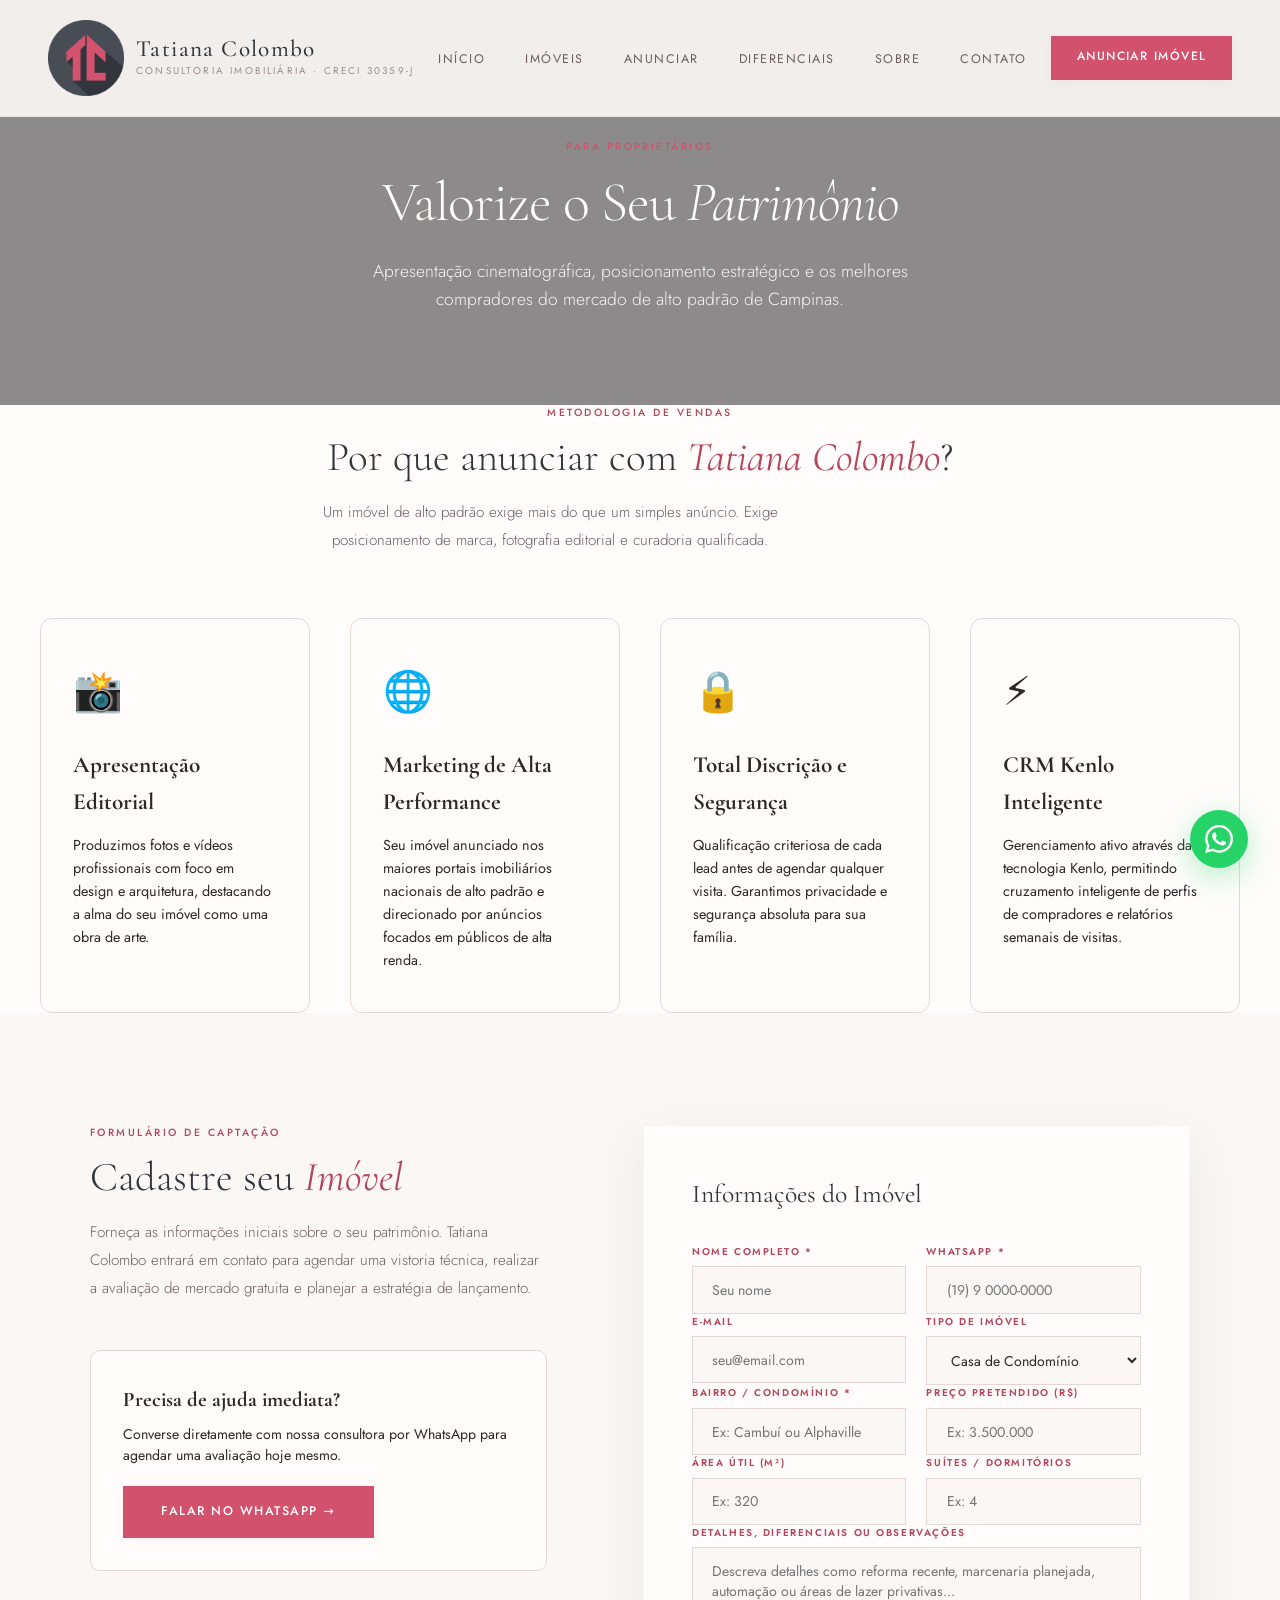
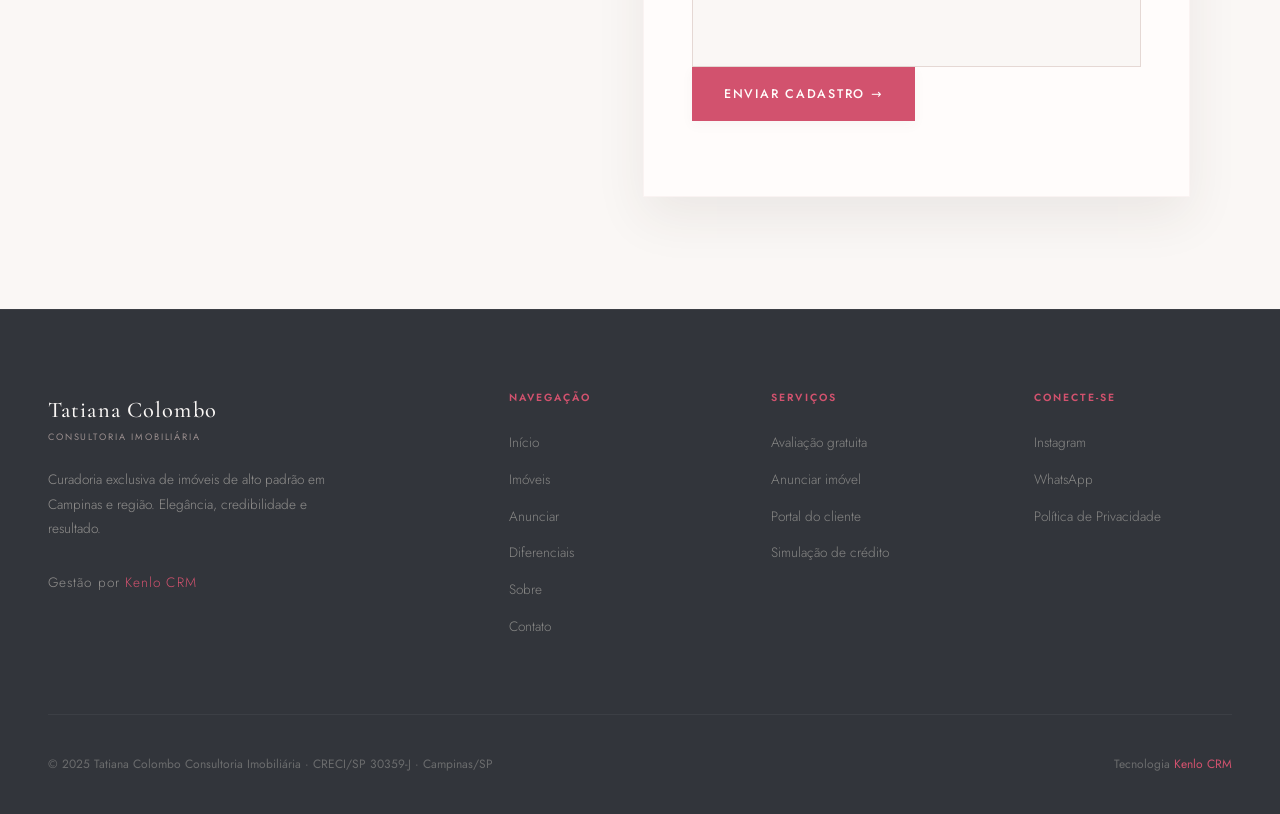
<file: anuncie.html>
<!DOCTYPE html>
<html lang="pt-BR">
<head>
  <meta charset="UTF-8" />
  <meta name="viewport" content="width=device-width, initial-scale=1.0" />

  <!-- SEO Primary -->
  <title>Anuncie Seu Imóvel de Alto Padrão | Tatiana Colombo</title>
  <meta name="description" content="Venda ou alugue seu imóvel de alto padrão em Campinas com a maior visibilidade e curadoria especializada do mercado de alto padrão." />
  <meta name="author" content="Tatiana Colombo Consultoria Imobiliária" />
  <meta name="robots" content="index, follow" />
  <link rel="canonical" href="https://tatianacolomboimoveis.com.br/anuncie" />

  <!-- Open Graph / Facebook -->
  <meta property="og:type" content="website" />
  <meta property="og:site_name" content="Tatiana Colombo Consultoria Imobiliária" />
  <meta property="og:title" content="Anuncie Seu Imóvel de Alto Padrão | Tatiana Colombo" />
  <meta property="og:description" content="Venda ou alugue seu imóvel de alto padrão em Campinas com a maior visibilidade e curadoria especializada do mercado." />
  <meta property="og:url" content="https://tatianacolomboimoveis.com.br/anuncie" />
  <meta property="og:image" content="https://images.unsplash.com/photo-1600596542815-ffad4c1539a9?w=1200&q=80&auto=format&fit=crop" />
  <meta property="og:image:width" content="1200" />
  <meta property="og:image:height" content="630" />
  <meta property="og:image:alt" content="Anuncie seu imóvel de alto padrão em Campinas com a Tatiana Colombo" />
  <meta property="og:locale" content="pt_BR" />

  <!-- Twitter Card -->
  <meta name="twitter:card" content="summary_large_image" />
  <meta name="twitter:title" content="Anuncie Seu Imóvel de Alto Padrão | Tatiana Colombo" />
  <meta name="twitter:description" content="Venda ou alugue seu imóvel de alto padrão em Campinas com curadoria especializada." />
  <meta name="twitter:image" content="https://images.unsplash.com/photo-1600596542815-ffad4c1539a9?w=1200&q=80&auto=format&fit=crop" />

  <!-- Fonts -->
  <link rel="preconnect" href="https://fonts.googleapis.com" />
  <link rel="preconnect" href="https://fonts.gstatic.com" crossorigin />
  <link rel="stylesheet" href="https://fonts.googleapis.com/css2?family=Cormorant+Garamond:ital,wght@0,300;0,400;0,500;0,600;1,300;1,400;1,500&family=Jost:wght@300;400;500&display=swap" />

  <!-- Global Styles -->
  <link rel="stylesheet" href="style.css" />
</head>
<body>

<!-- Skip navigation (acessibilidade) -->
<a class="skip-link" href="#main-content">Ir para o conteúdo principal</a>

<!-- ===== NAV ===== -->
<header role="banner">
  <nav class="nav scrolled" id="nav" aria-label="Navegação principal">
    <a class="nav-brand" href="index.html" aria-label="Tatiana Colombo – página inicial">
      <img
        src="/assets/logo-mark-Dzl1CmP3.png"
        alt="Logo Tatiana Colombo Consultoria Imobiliária"
        width="76" height="76"
        loading="eager"
      />
      <div class="nav-brand-text">
        <span class="nav-brand-name">Tatiana Colombo</span>
        <span class="nav-brand-sub">Consultoria Imobiliária · CRECI 30359-J</span>
      </div>
    </a>

    <ul class="nav-links" id="nav-links" role="list">
      <li><a href="index.html">Início</a></li>
      <li><a href="imoveis.html">Imóveis</a></li>
      <li><a href="anuncie.html" class="active">Anunciar</a></li>
      <li><a href="index.html#diferenciais">Diferenciais</a></li>
      <li><a href="index.html#sobre">Sobre</a></li>
      <li><a href="index.html#contato">Contato</a></li>
    </ul>

    <a class="nav-cta" href="#anunciar-form-section">Anunciar Imóvel</a>

    <button
      class="nav-toggle"
      id="nav-toggle"
      aria-expanded="false"
      aria-controls="nav-links"
      aria-label="Abrir menu de navegação"
    >
      <svg viewBox="0 0 24 24" aria-hidden="true" focusable="false">
        <path d="M3 18h18v-2H3v2zm0-5h18v-2H3v2zm0-7v2h18V6H3z" fill="currentColor"/>
      </svg>
    </button>
  </nav>
</header>

<main id="main-content">
  <!-- PAGE HEADER -->
  <section class="page-header" aria-labelledby="page-title" style="background-image: linear-gradient(rgba(0, 0, 0, 0.45), rgba(0, 0, 0, 0.45)), url('https://images.unsplash.com/photo-1600607687939-ce8a6c25118c?w=1920&q=80');">
    <div class="page-header-content reveal">
      <span class="section-tag" style="color:var(--rose);">Para Proprietários</span>
      <h1 class="page-title" id="page-title">Valorize o Seu <em>Patrimônio</em></h1>
      <p class="page-subtitle">Apresentação cinematográfica, posicionamento estratégico e os melhores compradores do mercado de alto padrão de Campinas.</p>
    </div>
  </section>

  <!-- MARKETING DIFFERENTIALS -->
  <section class="section differentials-owner" aria-labelledby="owner-diff-title">
    <div class="section-inner">
      <div style="text-align:center; max-width:700px; margin:0 auto 4rem auto;" class="reveal">
        <span class="section-tag">Metodologia de Vendas</span>
        <h2 class="section-title" id="owner-diff-title">Por que anunciar com <em>Tatiana Colombo</em>?</h2>
        <p class="section-desc">Um imóvel de alto padrão exige mais do que um simples anúncio. Exige posicionamento de marca, fotografia editorial e curadoria qualificada.</p>
      </div>

      <div class="owner-benefits-grid" role="list">
        <div class="benefit-item reveal" role="listitem">
          <div class="benefit-icon" aria-hidden="true">📸</div>
          <h3>Apresentação Editorial</h3>
          <p>Produzimos fotos e vídeos profissionais com foco em design e arquitetura, destacando a alma do seu imóvel como uma obra de arte.</p>
        </div>
        <div class="benefit-item reveal reveal-delay-1" role="listitem">
          <div class="benefit-icon" aria-hidden="true">🌐</div>
          <h3>Marketing de Alta Performance</h3>
          <p>Seu imóvel anunciado nos maiores portais imobiliários nacionais de alto padrão e direcionado por anúncios focados em públicos de alta renda.</p>
        </div>
        <div class="benefit-item reveal reveal-delay-2" role="listitem">
          <div class="benefit-icon" aria-hidden="true">🔒</div>
          <h3>Total Discrição e Segurança</h3>
          <p>Qualificação criteriosa de cada lead antes de agendar qualquer visita. Garantimos privacidade e segurança absoluta para sua família.</p>
        </div>
        <div class="benefit-item reveal reveal-delay-3" role="listitem">
          <div class="benefit-icon" aria-hidden="true">⚡</div>
          <h3>CRM Kenlo Inteligente</h3>
          <p>Gerenciamento ativo através da tecnologia Kenlo, permitindo cruzamento inteligente de perfis de compradores e relatórios semanais de visitas.</p>
        </div>
      </div>
    </div>
  </section>

  <!-- INTAKE FORM SECTION -->
  <section id="anunciar-form-section" class="contato" aria-labelledby="form-section-title" style="background-color: var(--cream);">
    <div class="contato-inner">
      <div class="contato-info reveal">
        <span class="section-tag">Formulário de Captação</span>
        <h2 class="section-title" id="form-section-title">Cadastre seu <em>Imóvel</em></h2>
        <p class="section-desc">
          Forneça as informações iniciais sobre o seu patrimônio. Tatiana Colombo entrará em contato para agendar uma vistoria técnica, realizar a avaliação de mercado gratuita e planejar a estratégia de lançamento.
        </p>
        <div class="owner-cta-box">
          <h4>Precisa de ajuda imediata?</h4>
          <p>Converse diretamente com nossa consultora por WhatsApp para agendar uma avaliação hoje mesmo.</p>
          <a class="btn-primary" href="https://api.whatsapp.com/send?phone=5519974139848&text=Olá+Tatiana!+Gostaria+de+agendar+a+avaliação+do+meu+imóvel+para+anunciar." target="_blank" rel="noopener noreferrer">Falar no WhatsApp →</a>
        </div>
      </div>

      <div class="contato-form reveal reveal-delay-1" role="region" aria-label="Formulário de captação de imóveis">
        <p class="form-title">Informações do Imóvel</p>
        <form
          id="contact-form"
          novalidate
          aria-label="Formulário para cadastrar imóvel para venda ou locação"
        >
          <div class="form-row">
            <div class="form-group">
              <label for="nome">Nome completo <span aria-label="campo obrigatório">*</span></label>
              <input type="text" id="nome" name="nome" placeholder="Seu nome" required autocomplete="name" />
            </div>
            <div class="form-group">
              <label for="telefone">WhatsApp <span aria-label="campo obrigatório">*</span></label>
              <input type="tel" id="telefone" name="telefone" placeholder="(19) 9 0000-0000" required autocomplete="tel" />
            </div>
          </div>
          <div class="form-row">
            <div class="form-group">
              <label for="email">E-mail</label>
              <input type="email" id="email" name="email" placeholder="seu@email.com" autocomplete="email" />
            </div>
            <div class="form-group">
              <label for="tipo">Tipo de Imóvel</label>
              <select id="tipo" name="tipo">
                <option value="casa">Casa de Condomínio</option>
                <option value="apartamento">Apartamento</option>
                <option value="cobertura">Cobertura</option>
                <option value="outros">Outro</option>
              </select>
            </div>
          </div>
          <div class="form-row">
            <div class="form-group">
              <label for="localizacao">Bairro / Condomínio <span aria-label="campo obrigatório">*</span></label>
              <input type="text" id="localizacao" name="localizacao" placeholder="Ex: Cambuí ou Alphaville" required />
            </div>
            <div class="form-group">
              <label for="preco">Preço Pretendido (R$)</label>
              <input type="text" id="preco" name="preco" placeholder="Ex: 3.500.000" />
            </div>
          </div>
          <div class="form-row">
            <div class="form-group">
              <label for="area">Área Útil (m²)</label>
              <input type="number" id="area" name="area" placeholder="Ex: 320" min="1" />
            </div>
            <div class="form-group">
              <label for="dormitorios">Suítes / Dormitórios</label>
              <input type="number" id="dormitorios" name="dormitorios" placeholder="Ex: 4" min="0" />
            </div>
          </div>
          <div class="form-group">
            <label for="mensagem">Detalhes, diferenciais ou observações</label>
            <textarea
              id="mensagem" name="mensagem"
              placeholder="Descreva detalhes como reforma recente, marcenaria planejada, automação ou áreas de lazer privativas..."
              rows="4"
            ></textarea>
          </div>
          <button type="submit" class="form-submit">Enviar Cadastro →</button>
          <p id="form-feedback" role="status" aria-live="polite" style="font-size:0.82rem;color:var(--rose-dark);margin-top:0.5rem;min-height:1.2rem;"></p>
        </form>
      </div>
    </div>
  </section>
</main>

<!-- ===== FOOTER ===== -->
<footer role="contentinfo">
  <div class="footer-grid">
    <div class="footer-brand-block">
      <p class="fl">Tatiana Colombo</p>
      <span class="fsub">Consultoria Imobiliária</span>
      <p>Curadoria exclusiva de imóveis de alto padrão em Campinas e região. Elegância, credibilidade e resultado.</p>
      <p class="footer-powered">
        Gestão por <a href="https://kenlo.com.br" rel="noopener noreferrer" target="_blank">Kenlo CRM</a>
      </p>
    </div>
    <nav class="footer-col" aria-label="Navegação do rodapé">
      <h2 class="h4">Navegação</h2>
      <ul role="list">
        <li><a href="index.html">Início</a></li>
        <li><a href="imoveis.html">Imóveis</a></li>
        <li><a href="anuncie.html">Anunciar</a></li>
        <li><a href="index.html#diferenciais">Diferenciais</a></li>
        <li><a href="index.html#sobre">Sobre</a></li>
        <li><a href="index.html#contato">Contato</a></li>
      </ul>
    </nav>
    <div class="footer-col">
      <h2 class="h4">Serviços</h2>
      <ul role="list">
        <li><a href="index.html#contato">Avaliação gratuita</a></li>
        <li><a href="anuncie.html">Anunciar imóvel</a></li>
        <li><a href="index.html#contato">Portal do cliente</a></li>
        <li><a href="index.html#contato">Simulação de crédito</a></li>
      </ul>
    </div>
    <div class="footer-col">
      <h2 class="h4">Conecte-se</h2>
      <ul role="list">
        <li><a href="https://instagram.com/tatianacolomboconsultoria" rel="noopener noreferrer" target="_blank">Instagram</a></li>
        <li><a href="https://api.whatsapp.com/send?phone=5519974139848" rel="noopener noreferrer" target="_blank">WhatsApp</a></li>
        <li><a href="politica-privacidade.html">Política de Privacidade</a></li>
      </ul>
    </div>
  </div>
  <div class="footer-bottom">
    <p>© 2025 Tatiana Colombo Consultoria Imobiliária · CRECI/SP 30359-J · Campinas/SP</p>
    <p>Tecnologia <a href="https://kenlo.com.br" rel="noopener noreferrer" target="_blank" style="color:var(--rose);">Kenlo CRM</a></p>
  </div>
</footer>

<!-- WhatsApp Concierge Widget -->
<div class="concierge-wrapper">
  <!-- Window Card -->
  <div class="concierge-card" id="concierge-card" role="dialog" aria-label="WhatsApp Concierge" aria-hidden="true">
    <div class="concierge-header">
      <div class="concierge-profile">
        <div class="concierge-avatar-wrap">
          <img
            src="/assets/tatiana-portrait-DuNYqgUE.jpeg"
            alt="Tatiana Colombo"
            width="44" height="44"
          />
          <span class="online-badge" aria-label="Online"></span>
        </div>
        <div class="concierge-info">
          <p class="concierge-name">Tatiana Colombo</p>
          <p class="concierge-status">Online · Consultora Boutique</p>
        </div>
      </div>
      <button class="concierge-close" id="concierge-close" aria-label="Fechar janela">×</button>
    </div>
    <div class="concierge-body">
      <p class="concierge-msg">Olá! Seja bem-vindo à nossa curadoria. Como posso ajudar na sua jornada hoje?</p>
      <div class="concierge-options">
        <button class="concierge-opt" data-msg="Olá Tatiana! Gostaria de agendar uma visita a um dos seus imóveis.">
          📅 Agendar Visita Privada
        </button>
        <button class="concierge-opt" data-msg="Olá Tatiana! Tenho interesse em avaliar e anunciar o meu imóvel com você.">
          💎 Quero Anunciar meu Imóvel
        </button>
        <button class="concierge-opt" data-msg="Olá Tatiana! Gostaria de tirar algumas dúvidas gerais sobre o mercado de alto padrão.">
          💬 Falar com a Consultora
        </button>
      </div>
    </div>
  </div>

  <!-- Float Trigger Button -->
  <button
    class="whatsapp-float-trigger"
    id="whatsapp-float-trigger"
    aria-expanded="false"
    aria-controls="concierge-card"
    aria-label="Abrir WhatsApp Concierge"
  >
    <svg viewBox="0 0 24 24" aria-hidden="true" focusable="false">
      <path d="M17.472 14.382c-.297-.149-1.758-.867-2.03-.967-.273-.099-.471-.148-.67.15-.197.297-.767.966-.94 1.164-.173.199-.347.223-.644.075-.297-.15-1.255-.463-2.39-1.475-.883-.788-1.48-1.761-1.653-2.059-.173-.297-.018-.458.13-.606.134-.133.298-.347.446-.52.149-.174.198-.298.298-.497.099-.198.05-.371-.025-.52-.075-.149-.669-1.612-.916-2.207-.242-.579-.487-.5-.669-.51a12.8 12.8 0 0 0-.57-.01c-.198 0-.52.074-.792.372-.272.297-1.04 1.016-1.04 2.479 0 1.462 1.065 2.875 1.213 3.074.149.198 2.096 3.2 5.077 4.487.709.306 1.262.489 1.694.625.712.227 1.36.195 1.871.118.571-.085 1.758-.719 2.006-1.413.248-.694.248-1.289.173-1.413-.074-.124-.272-.198-.57-.347m-5.421 7.403h-.004a9.87 9.87 0 0 1-5.031-1.378l-.361-.214-3.741.982.998-3.648-.235-.374a9.86 9.86 0 0 1-1.51-5.26c.001-5.45 4.436-9.884 9.888-9.884 2.64 0 5.122 1.03 6.988 2.898a9.825 9.825 0 0 1 2.893 6.994c-.003 5.45-4.437 9.884-9.885 9.884m8.413-18.297A11.815 11.815 0 0 0 12.05 0C5.495 0 .16 5.335.157 11.892c0 2.096.547 4.142 1.588 5.945L.057 24l6.305-1.654a11.882 11.882 0 0 0 5.683 1.448h.005c6.554 0 11.89-5.335 11.893-11.893a11.821 11.821 0 0 0-3.48-8.413z"/>
    </svg>
  </button>
</div>

<!-- Scripts -->
<script src="imoveis-data.js"></script>
<script src="script.js" defer></script>
</body>
</html>
</file>
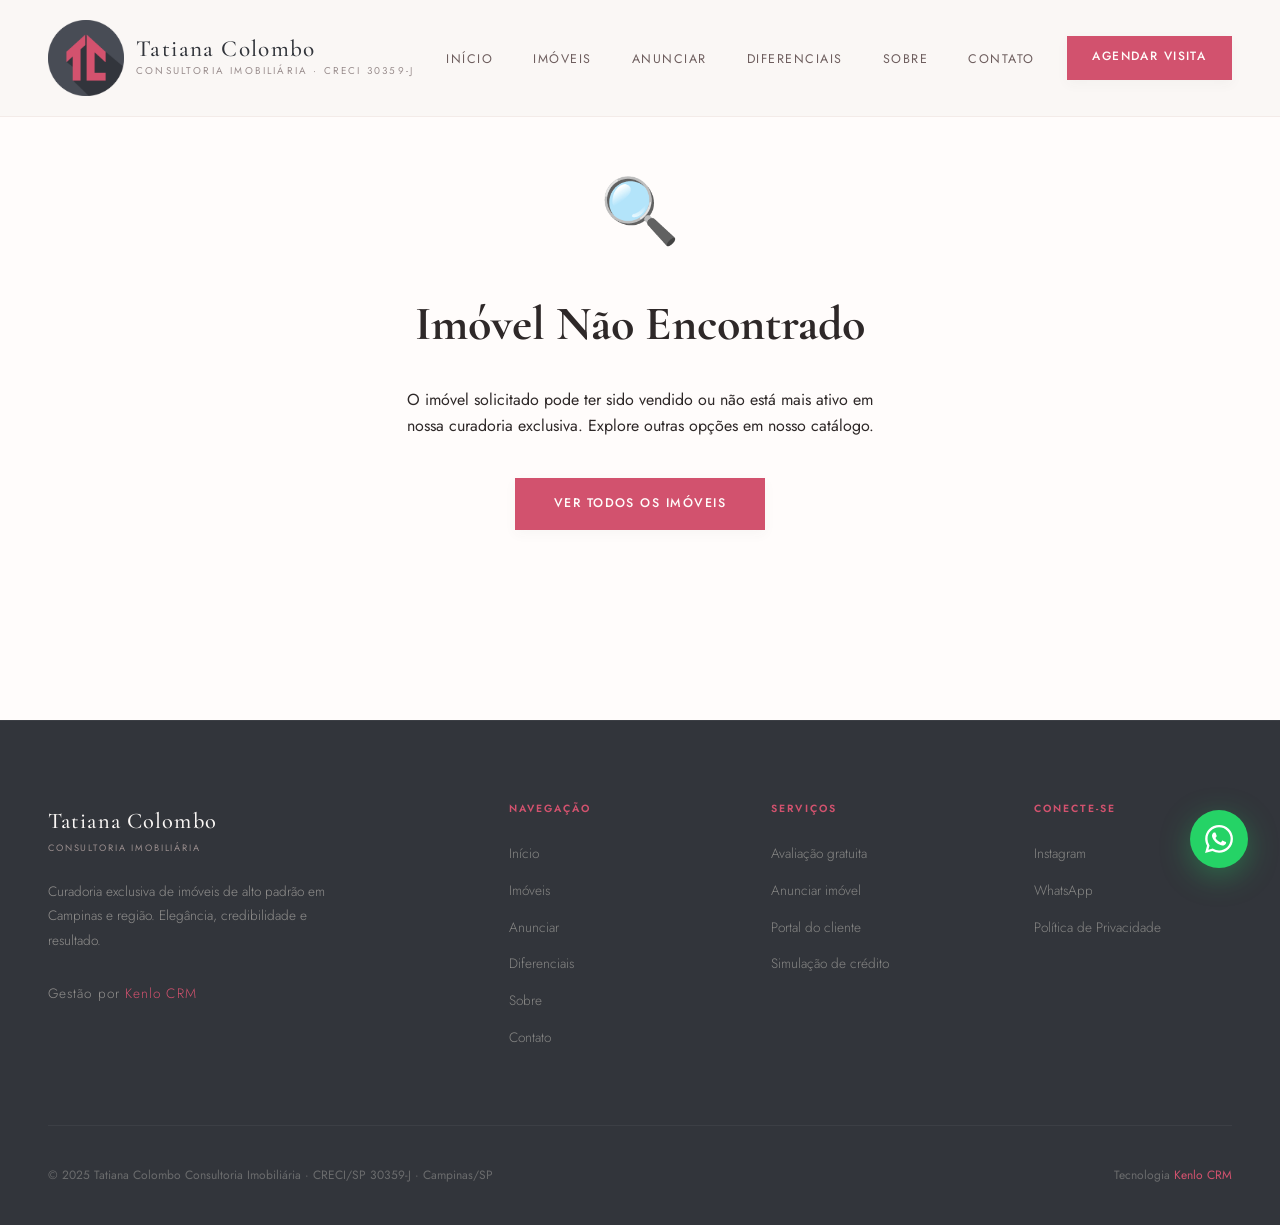
<file: detalhes.html>
<!DOCTYPE html>
<html lang="pt-BR">
<head>
  <meta charset="UTF-8" />
  <meta name="viewport" content="width=device-width, initial-scale=1.0" />
  <!-- Base href para o caminho raiz, necessário quando a página é servida via rewrite
       de URLs antigas tipo /imovel/<slug>/<codigo> (Cloudflare Pages Function). -->
  <base href="/" />

  <!-- SEO Primary -->
  <title>Detalhes do Imóvel Exclusivo | Tatiana Colombo</title>
  <meta name="description" content="Curadoria de alto padrão em Campinas. Veja a ficha técnica completa, fotos editoriais e agende uma visita privada." />
  <meta name="author" content="Tatiana Colombo Consultoria Imobiliária" />
  <meta name="robots" content="index, follow" />
  <link rel="canonical" href="https://tatianacolomboimoveis.com.br/detalhes" />

  <!-- Open Graph / Facebook -->
  <meta property="og:type" content="website" />
  <meta property="og:site_name" content="Tatiana Colombo Consultoria Imobiliária" />
  <meta property="og:title" content="Detalhes do Imóvel Exclusivo | Tatiana Colombo" />
  <meta property="og:description" content="Curadoria de alto padrão em Campinas. Ficha técnica completa, fotos editoriais e agendamento de visita privada." />
  <meta property="og:url" content="https://tatianacolomboimoveis.com.br/detalhes" />
  <meta property="og:image" content="https://images.unsplash.com/photo-1600585154340-be6161a56a0c?w=1200&q=80&auto=format&fit=crop" />
  <meta property="og:image:width" content="1200" />
  <meta property="og:image:height" content="630" />
  <meta property="og:image:alt" content="Imóvel de alto padrão em Campinas – Tatiana Colombo" />
  <meta property="og:locale" content="pt_BR" />

  <!-- Twitter Card -->
  <meta name="twitter:card" content="summary_large_image" />
  <meta name="twitter:title" content="Detalhes do Imóvel Exclusivo | Tatiana Colombo" />
  <meta name="twitter:description" content="Curadoria de alto padrão em Campinas. Veja a ficha técnica completa." />
  <meta name="twitter:image" content="https://images.unsplash.com/photo-1600585154340-be6161a56a0c?w=1200&q=80&auto=format&fit=crop" />

  <!-- Fonts -->
  <link rel="preconnect" href="https://fonts.googleapis.com" />
  <link rel="preconnect" href="https://fonts.gstatic.com" crossorigin />
  <link rel="stylesheet" href="https://fonts.googleapis.com/css2?family=Cormorant+Garamond:ital,wght@0,300;0,400;0,500;0,600;1,300;1,400;1,500&family=Jost:wght@300;400;500&display=swap" />

  <!-- Global Styles -->
  <link rel="stylesheet" href="style.css" />
</head>
<body>

<!-- Skip navigation (acessibilidade) -->
<a class="skip-link" href="#main-content">Ir para o conteúdo principal</a>

<!-- ===== NAV ===== -->
<header role="banner" class="no-print">
  <nav class="nav scrolled" id="nav" aria-label="Navegação principal">
    <a class="nav-brand" href="index.html" aria-label="Tatiana Colombo – página inicial">
      <img
        src="/assets/logo-mark-Dzl1CmP3.png"
        alt="Logo Tatiana Colombo Consultoria Imobiliária"
        width="76" height="76"
        loading="eager"
      />
      <div class="nav-brand-text">
        <span class="nav-brand-name">Tatiana Colombo</span>
        <span class="nav-brand-sub">Consultoria Imobiliária · CRECI 30359-J</span>
      </div>
    </a>

    <ul class="nav-links" id="nav-links" role="list">
      <li><a href="index.html">Início</a></li>
      <li><a href="imoveis.html">Imóveis</a></li>
      <li><a href="anuncie.html">Anunciar</a></li>
      <li><a href="index.html#diferenciais">Diferenciais</a></li>
      <li><a href="index.html#sobre">Sobre</a></li>
      <li><a href="index.html#contato">Contato</a></li>
    </ul>

    <a class="nav-cta" href="#visita-agendar-section">Agendar Visita</a>

    <button
      class="nav-toggle"
      id="nav-toggle"
      aria-expanded="false"
      aria-controls="nav-links"
      aria-label="Abrir menu de navegação"
    >
      <svg viewBox="0 0 24 24" aria-hidden="true" focusable="false">
        <path d="M3 18h18v-2H3v2zm0-5h18v-2H3v2zm0-7v2h18V6H3z" fill="currentColor"/>
      </svg>
    </button>
  </nav>
</header>

<main id="main-content">
  <!-- DETALHES DO IMÓVEL (DINÂMICO) -->
  <article id="detalhe-imovel-content" class="detalhe-imovel-container">
    <!-- Renderizado dinamicamente pelo JS -->
    <div style="text-align:center; padding:10rem 2rem; min-height:60vh;">
      <h2 style="font-family:'Cormorant Garamond', serif; font-size:2.5rem; color:var(--neutral-dark);">Buscando detalhes do imóvel...</h2>
      <p style="margin-top:1rem; color:var(--neutral-muted);">Por favor, aguarde enquanto carregamos a curadoria exclusiva.</p>
    </div>
  </article>

  <!-- FALLBACK SE NÃO ENCONTRADO -->
  <section id="detalhe-error-content" style="display:none; text-align:center; padding:10rem 2rem; min-height:80vh;" class="no-print">
    <span style="font-size:4rem;">🔍</span>
    <h1 style="font-family:'Cormorant Garamond', serif; font-size:3rem; margin:1.5rem 0; color:var(--neutral-dark);">Imóvel Não Encontrado</h1>
    <p style="color:var(--neutral-muted); max-width:500px; margin:0 auto 2.5rem auto;">O imóvel solicitado pode ter sido vendido ou não está mais ativo em nossa curadoria exclusiva. Explore outras opções em nosso catálogo.</p>
    <a href="imoveis.html" class="btn-primary">Ver Todos os Imóveis</a>
  </section>
</main>

<!-- ===== FOOTER ===== -->
<footer role="contentinfo" class="no-print">
  <div class="footer-grid">
    <div class="footer-brand-block">
      <p class="fl">Tatiana Colombo</p>
      <span class="fsub">Consultoria Imobiliária</span>
      <p>Curadoria exclusiva de imóveis de alto padrão em Campinas e região. Elegância, credibilidade e resultado.</p>
      <p class="footer-powered">
        Gestão por <a href="https://kenlo.com.br" rel="noopener noreferrer" target="_blank">Kenlo CRM</a>
      </p>
    </div>
    <nav class="footer-col" aria-label="Navegação do rodapé">
      <h2 class="h4">Navegação</h2>
      <ul role="list">
        <li><a href="index.html">Início</a></li>
        <li><a href="imoveis.html">Imóveis</a></li>
        <li><a href="anuncie.html">Anunciar</a></li>
        <li><a href="index.html#diferenciais">Diferenciais</a></li>
        <li><a href="index.html#sobre">Sobre</a></li>
        <li><a href="index.html#contato">Contato</a></li>
      </ul>
    </nav>
    <div class="footer-col">
      <h2 class="h4">Serviços</h2>
      <ul role="list">
        <li><a href="index.html#contato">Avaliação gratuita</a></li>
        <li><a href="anuncie.html">Anunciar imóvel</a></li>
        <li><a href="index.html#contato">Portal do cliente</a></li>
        <li><a href="index.html#contato">Simulação de crédito</a></li>
      </ul>
    </div>
    <div class="footer-col">
      <h2 class="h4">Conecte-se</h2>
      <ul role="list">
        <li><a href="https://instagram.com/tatianacolomboconsultoria" rel="noopener noreferrer" target="_blank">Instagram</a></li>
        <li><a href="https://api.whatsapp.com/send?phone=5519974139848" rel="noopener noreferrer" target="_blank">WhatsApp</a></li>
        <li><a href="politica-privacidade.html">Política de Privacidade</a></li>
      </ul>
    </div>
  </div>
  <div class="footer-bottom">
    <p>© 2025 Tatiana Colombo Consultoria Imobiliária · CRECI/SP 30359-J · Campinas/SP</p>
    <p>Tecnologia <a href="https://kenlo.com.br" rel="noopener noreferrer" target="_blank" style="color:var(--rose);">Kenlo CRM</a></p>
  </div>
</footer>

<!-- WhatsApp Concierge Widget -->
<div class="concierge-wrapper no-print">
  <!-- Window Card -->
  <div class="concierge-card" id="concierge-card" role="dialog" aria-label="WhatsApp Concierge" aria-hidden="true">
    <div class="concierge-header">
      <div class="concierge-profile">
        <div class="concierge-avatar-wrap">
          <img
            src="/assets/tatiana-portrait-DuNYqgUE.jpeg"
            alt="Tatiana Colombo"
            width="44" height="44"
          />
          <span class="online-badge" aria-label="Online"></span>
        </div>
        <div class="concierge-info">
          <p class="concierge-name">Tatiana Colombo</p>
          <p class="concierge-status">Online · Consultora Boutique</p>
        </div>
      </div>
      <button class="concierge-close" id="concierge-close" aria-label="Fechar janela">×</button>
    </div>
    <div class="concierge-body">
      <p class="concierge-msg">Olá! Seja bem-vindo à nossa curadoria. Como posso ajudar na sua jornada hoje?</p>
      <div class="concierge-options">
        <button class="concierge-opt" id="concierge-opt-custom" data-msg="Olá Tatiana! Gostaria de obter mais informações sobre o imóvel que estou visualizando no seu site.">
          📅 Agendar Visita Privada
        </button>
        <button class="concierge-opt" data-msg="Olá Tatiana! Tenho interesse em avaliar e anunciar o meu imóvel com você.">
          💎 Quero Anunciar meu Imóvel
        </button>
        <button class="concierge-opt" data-msg="Olá Tatiana! Gostaria de tirar algumas dúvidas gerais sobre o mercado de alto padrão.">
          💬 Falar com a Consultora
        </button>
      </div>
    </div>
  </div>

  <!-- Float Trigger Button -->
  <button
    class="whatsapp-float-trigger"
    id="whatsapp-float-trigger"
    aria-expanded="false"
    aria-controls="concierge-card"
    aria-label="Abrir WhatsApp Concierge"
  >
    <svg viewBox="0 0 24 24" aria-hidden="true" focusable="false">
      <path d="M17.472 14.382c-.297-.149-1.758-.867-2.03-.967-.273-.099-.471-.148-.67.15-.197.297-.767.966-.94 1.164-.173.199-.347.223-.644.075-.297-.15-1.255-.463-2.39-1.475-.883-.788-1.48-1.761-1.653-2.059-.173-.297-.018-.458.13-.606.134-.133.298-.347.446-.52.149-.174.198-.298.298-.497.099-.198.05-.371-.025-.52-.075-.149-.669-1.612-.916-2.207-.242-.579-.487-.5-.669-.51a12.8 12.8 0 0 0-.57-.01c-.198 0-.52.074-.792.372-.272.297-1.04 1.016-1.04 2.479 0 1.462 1.065 2.875 1.213 3.074.149.198 2.096 3.2 5.077 4.487.709.306 1.262.489 1.694.625.712.227 1.36.195 1.871.118.571-.085 1.758-.719 2.006-1.413.248-.694.248-1.289.173-1.413-.074-.124-.272-.198-.57-.347m-5.421 7.403h-.004a9.87 9.87 0 0 1-5.031-1.378l-.361-.214-3.741.982.998-3.648-.235-.374a9.86 9.86 0 0 1-1.51-5.26c.001-5.45 4.436-9.884 9.888-9.884 2.64 0 5.122 1.03 6.988 2.898a9.825 9.825 0 0 1 2.893 6.994c-.003 5.45-4.437 9.884-9.885 9.884m8.413-18.297A11.815 11.815 0 0 0 12.05 0C5.495 0 .16 5.335.157 11.892c0 2.096.547 4.142 1.588 5.945L.057 24l6.305-1.654a11.882 11.882 0 0 0 5.683 1.448h.005c6.554 0 11.89-5.335 11.893-11.893a11.821 11.821 0 0 0-3.48-8.413z"/>
    </svg>
  </button>
</div>

<!-- Scripts -->
<script src="imoveis-data.js"></script>
<script src="script.js" defer></script>
</body>
</html>
</file>
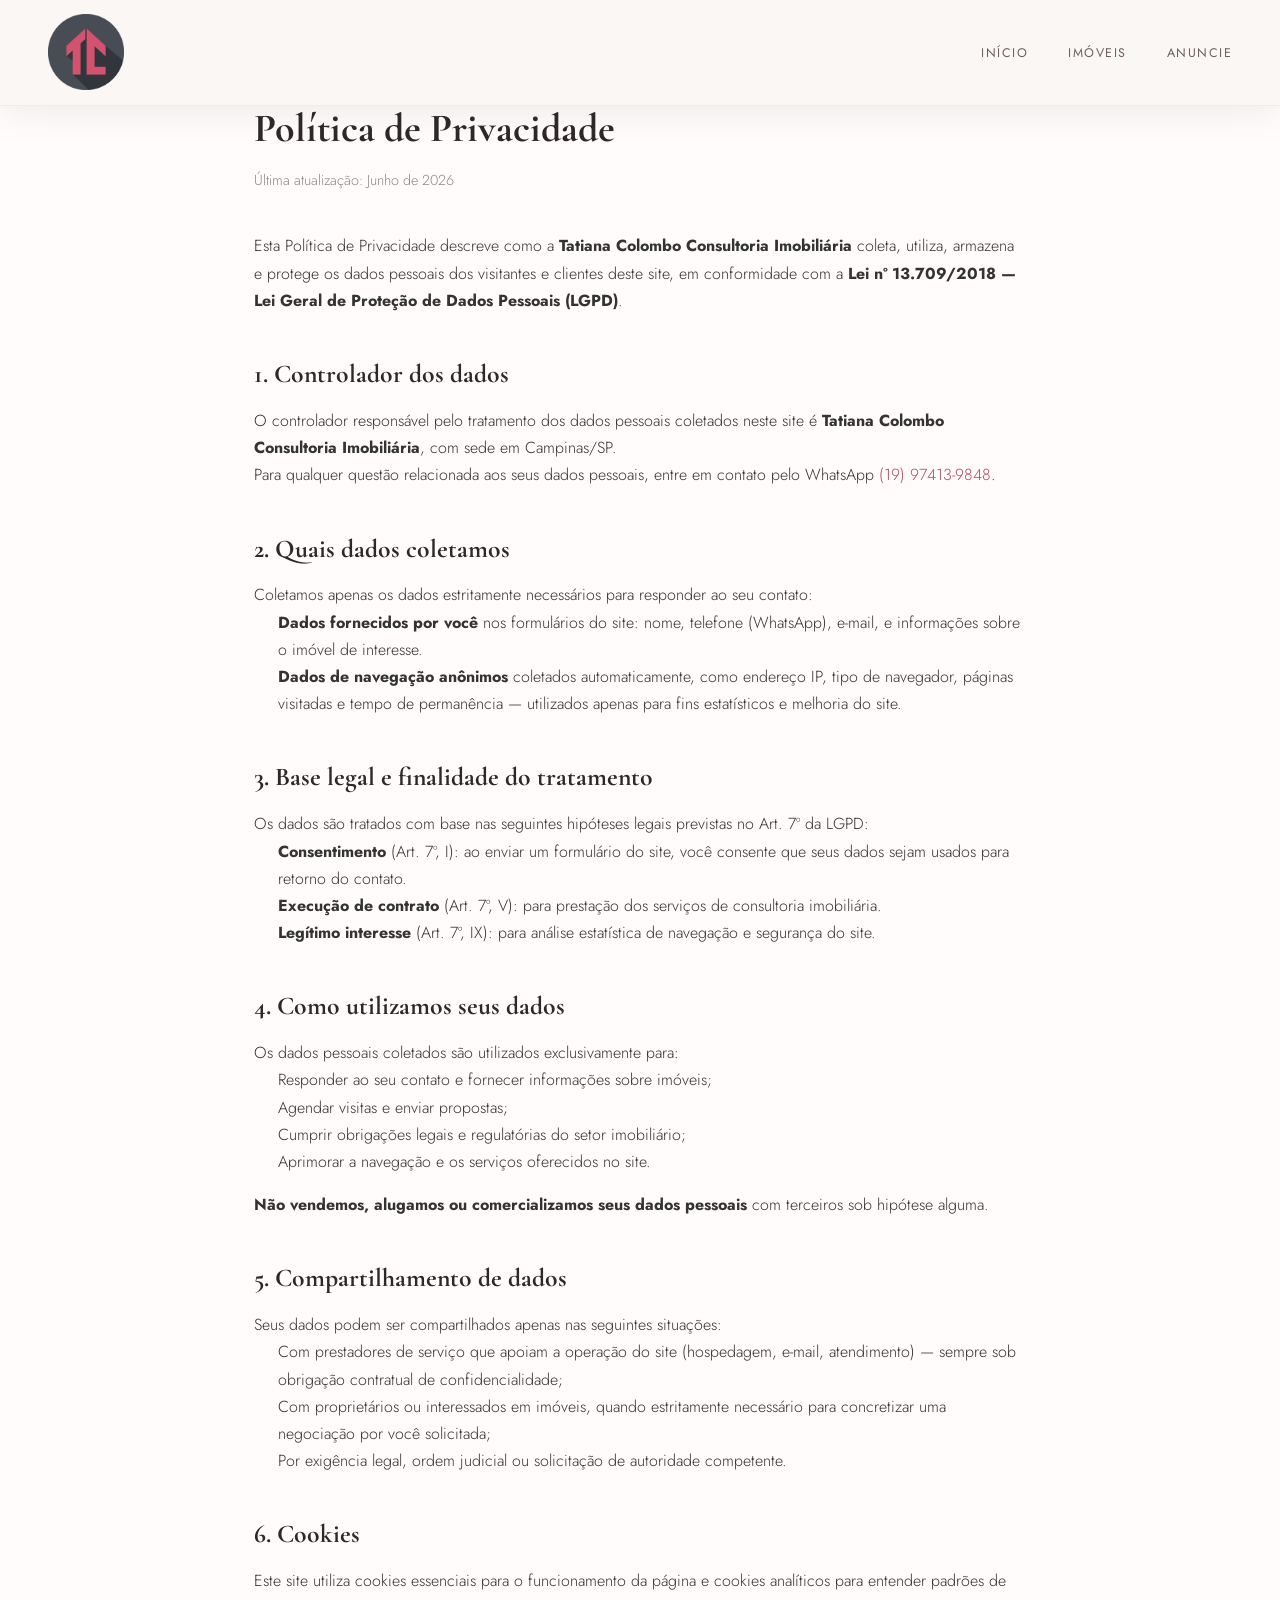
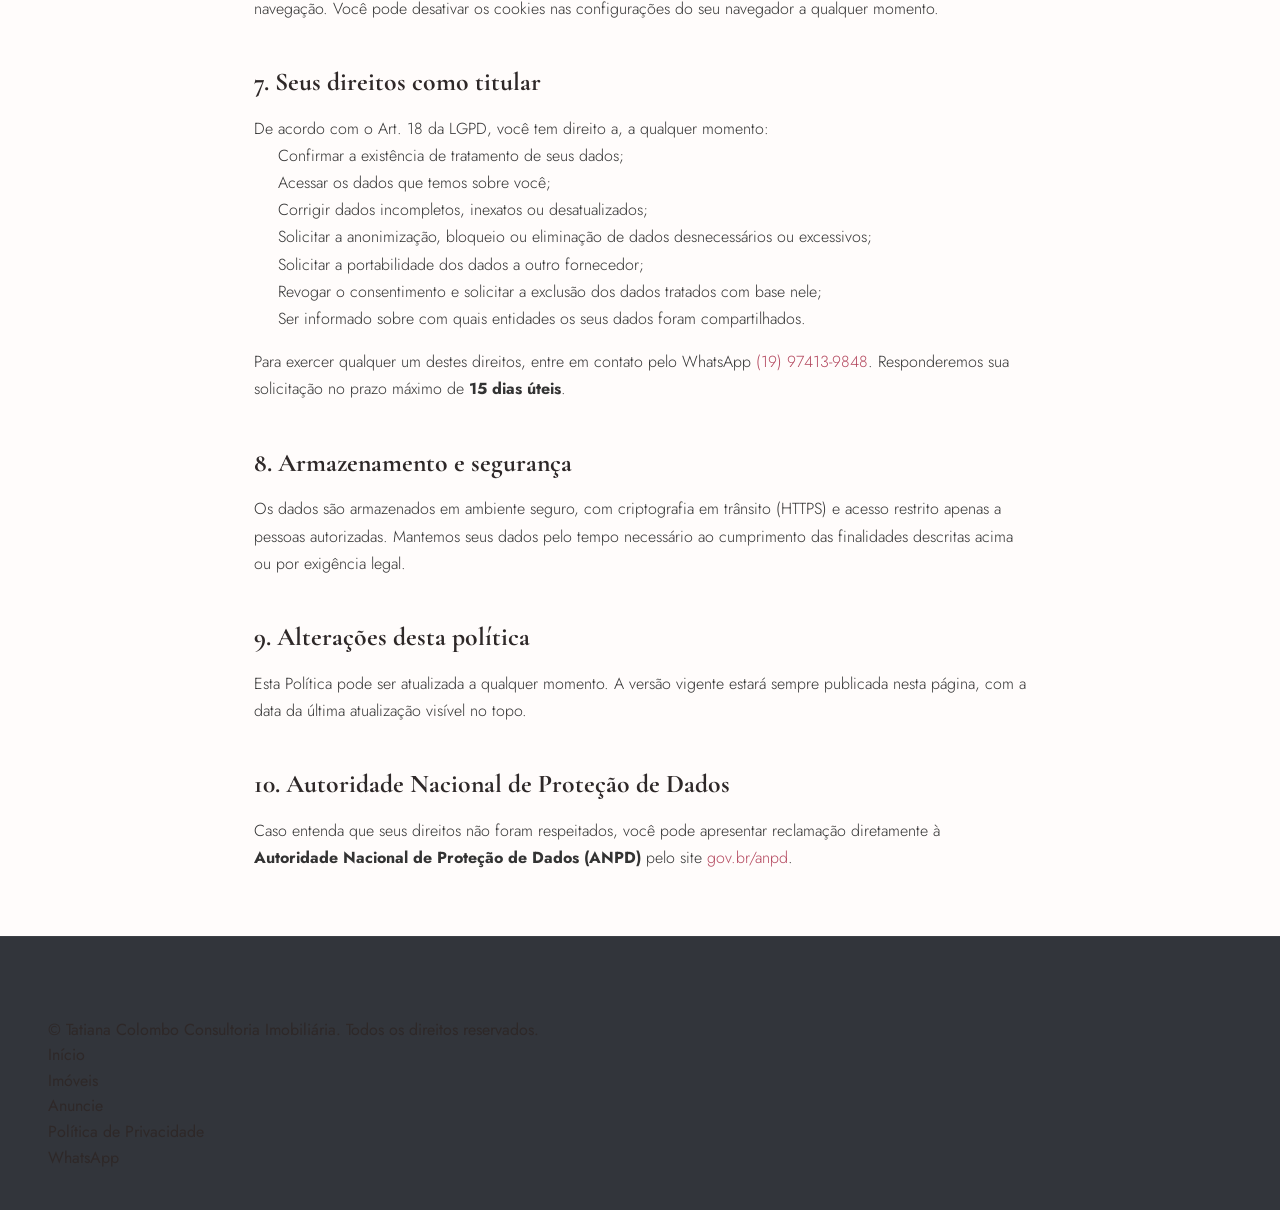
<file: politica-privacidade.html>
<!DOCTYPE html>
<html lang="pt-BR">
<head>
  <meta charset="UTF-8" />
  <meta name="viewport" content="width=device-width, initial-scale=1.0" />

  <!-- SEO -->
  <title>Política de Privacidade | Tatiana Colombo Consultoria Imobiliária</title>
  <meta name="description" content="Política de Privacidade e tratamento de dados pessoais (LGPD) da Tatiana Colombo Consultoria Imobiliária." />
  <meta name="robots" content="index, follow" />
  <link rel="canonical" href="https://tatianacolomboimoveis.com.br/politica-privacidade" />

  <!-- Open Graph -->
  <meta property="og:type" content="website" />
  <meta property="og:site_name" content="Tatiana Colombo Consultoria Imobiliária" />
  <meta property="og:title" content="Política de Privacidade | Tatiana Colombo" />
  <meta property="og:description" content="Como tratamos seus dados pessoais conforme a LGPD." />
  <meta property="og:url" content="https://tatianacolomboimoveis.com.br/politica-privacidade" />
  <meta property="og:locale" content="pt_BR" />

  <!-- Fonts -->
  <link rel="preconnect" href="https://fonts.googleapis.com" />
  <link rel="preconnect" href="https://fonts.gstatic.com" crossorigin />
  <link rel="stylesheet" href="https://fonts.googleapis.com/css2?family=Cormorant+Garamond:ital,wght@0,300;0,400;0,500;0,600;1,300;1,400;1,500&family=Jost:wght@300;400;500&display=swap" />

  <!-- Global Styles -->
  <link rel="stylesheet" href="style.css" />

  <style>
    .legal-page { max-width: 820px; margin: 0 auto; padding: 6rem 1.5rem 4rem; }
    .legal-page h1 { font-family: 'Cormorant Garamond', serif; font-size: 2.5rem; margin-bottom: 0.5rem; }
    .legal-page .legal-updated { color: #888; font-size: 0.9rem; margin-bottom: 2.5rem; }
    .legal-page h2 { font-family: 'Cormorant Garamond', serif; font-size: 1.6rem; margin-top: 2.5rem; margin-bottom: 0.75rem; }
    .legal-page h3 { font-family: 'Jost', sans-serif; font-size: 1.05rem; font-weight: 500; margin-top: 1.5rem; margin-bottom: 0.5rem; }
    .legal-page p, .legal-page li { font-family: 'Jost', sans-serif; font-weight: 300; line-height: 1.7; color: #333; }
    .legal-page ul { padding-left: 1.5rem; margin-bottom: 1rem; }
    .legal-page a { color: #B3465D; }
  </style>
</head>
<body>

<a class="skip-link" href="#main-content">Ir para o conteúdo principal</a>

<!-- ===== NAV ===== -->
<header role="banner">
  <nav class="nav scrolled" id="nav" aria-label="Navegação principal">
    <a class="nav-brand" href="index.html" aria-label="Tatiana Colombo – página inicial">
      <img
        src="/assets/logo-mark-Dzl1CmP3.png"
        alt="Logo Tatiana Colombo Consultoria Imobiliária"
        width="76" height="76"
        loading="eager"
      />
    </a>
    <ul class="nav-links">
      <li><a href="index.html">Início</a></li>
      <li><a href="imoveis.html">Imóveis</a></li>
      <li><a href="anuncie.html">Anuncie</a></li>
    </ul>
  </nav>
</header>

<main id="main-content" class="legal-page">
  <h1>Política de Privacidade</h1>
  <p class="legal-updated">Última atualização: Junho de 2026</p>

  <p>
    Esta Política de Privacidade descreve como a <strong>Tatiana Colombo Consultoria Imobiliária</strong>
    coleta, utiliza, armazena e protege os dados pessoais dos visitantes e clientes deste site,
    em conformidade com a <strong>Lei nº 13.709/2018 — Lei Geral de Proteção de Dados Pessoais (LGPD)</strong>.
  </p>

  <h2>1. Controlador dos dados</h2>
  <p>
    O controlador responsável pelo tratamento dos dados pessoais coletados neste site é
    <strong>Tatiana Colombo Consultoria Imobiliária</strong>, com sede em Campinas/SP.
  </p>
  <p>
    Para qualquer questão relacionada aos seus dados pessoais, entre em contato pelo
    WhatsApp <a href="https://api.whatsapp.com/send?phone=5519974139848" target="_blank" rel="noopener noreferrer">(19) 97413-9848</a>.
  </p>

  <h2>2. Quais dados coletamos</h2>
  <p>Coletamos apenas os dados estritamente necessários para responder ao seu contato:</p>
  <ul>
    <li><strong>Dados fornecidos por você</strong> nos formulários do site: nome, telefone (WhatsApp), e-mail, e informações sobre o imóvel de interesse.</li>
    <li><strong>Dados de navegação anônimos</strong> coletados automaticamente, como endereço IP, tipo de navegador, páginas visitadas e tempo de permanência — utilizados apenas para fins estatísticos e melhoria do site.</li>
  </ul>

  <h2>3. Base legal e finalidade do tratamento</h2>
  <p>Os dados são tratados com base nas seguintes hipóteses legais previstas no Art. 7º da LGPD:</p>
  <ul>
    <li><strong>Consentimento</strong> (Art. 7º, I): ao enviar um formulário do site, você consente que seus dados sejam usados para retorno do contato.</li>
    <li><strong>Execução de contrato</strong> (Art. 7º, V): para prestação dos serviços de consultoria imobiliária.</li>
    <li><strong>Legítimo interesse</strong> (Art. 7º, IX): para análise estatística de navegação e segurança do site.</li>
  </ul>

  <h2>4. Como utilizamos seus dados</h2>
  <p>Os dados pessoais coletados são utilizados exclusivamente para:</p>
  <ul>
    <li>Responder ao seu contato e fornecer informações sobre imóveis;</li>
    <li>Agendar visitas e enviar propostas;</li>
    <li>Cumprir obrigações legais e regulatórias do setor imobiliário;</li>
    <li>Aprimorar a navegação e os serviços oferecidos no site.</li>
  </ul>
  <p>
    <strong>Não vendemos, alugamos ou comercializamos seus dados pessoais</strong> com terceiros sob hipótese alguma.
  </p>

  <h2>5. Compartilhamento de dados</h2>
  <p>
    Seus dados podem ser compartilhados apenas nas seguintes situações:
  </p>
  <ul>
    <li>Com prestadores de serviço que apoiam a operação do site (hospedagem, e-mail, atendimento) — sempre sob obrigação contratual de confidencialidade;</li>
    <li>Com proprietários ou interessados em imóveis, quando estritamente necessário para concretizar uma negociação por você solicitada;</li>
    <li>Por exigência legal, ordem judicial ou solicitação de autoridade competente.</li>
  </ul>

  <h2>6. Cookies</h2>
  <p>
    Este site utiliza cookies essenciais para o funcionamento da página e cookies analíticos
    para entender padrões de navegação. Você pode desativar os cookies nas configurações do
    seu navegador a qualquer momento.
  </p>

  <h2>7. Seus direitos como titular</h2>
  <p>De acordo com o Art. 18 da LGPD, você tem direito a, a qualquer momento:</p>
  <ul>
    <li>Confirmar a existência de tratamento de seus dados;</li>
    <li>Acessar os dados que temos sobre você;</li>
    <li>Corrigir dados incompletos, inexatos ou desatualizados;</li>
    <li>Solicitar a anonimização, bloqueio ou eliminação de dados desnecessários ou excessivos;</li>
    <li>Solicitar a portabilidade dos dados a outro fornecedor;</li>
    <li>Revogar o consentimento e solicitar a exclusão dos dados tratados com base nele;</li>
    <li>Ser informado sobre com quais entidades os seus dados foram compartilhados.</li>
  </ul>
  <p>
    Para exercer qualquer um destes direitos, entre em contato pelo
    WhatsApp <a href="https://api.whatsapp.com/send?phone=5519974139848" target="_blank" rel="noopener noreferrer">(19) 97413-9848</a>.
    Responderemos sua solicitação no prazo máximo de <strong>15 dias úteis</strong>.
  </p>

  <h2>8. Armazenamento e segurança</h2>
  <p>
    Os dados são armazenados em ambiente seguro, com criptografia em trânsito (HTTPS) e
    acesso restrito apenas a pessoas autorizadas. Mantemos seus dados pelo tempo necessário
    ao cumprimento das finalidades descritas acima ou por exigência legal.
  </p>

  <h2>9. Alterações desta política</h2>
  <p>
    Esta Política pode ser atualizada a qualquer momento. A versão vigente estará sempre
    publicada nesta página, com a data da última atualização visível no topo.
  </p>

  <h2>10. Autoridade Nacional de Proteção de Dados</h2>
  <p>
    Caso entenda que seus direitos não foram respeitados, você pode apresentar reclamação
    diretamente à <strong>Autoridade Nacional de Proteção de Dados (ANPD)</strong>
    pelo site <a href="https://www.gov.br/anpd" target="_blank" rel="noopener noreferrer">gov.br/anpd</a>.
  </p>
</main>

<!-- ===== FOOTER ===== -->
<footer role="contentinfo">
  <div class="footer-inner">
    <p>© Tatiana Colombo Consultoria Imobiliária. Todos os direitos reservados.</p>
    <ul class="footer-links">
      <li><a href="index.html">Início</a></li>
      <li><a href="imoveis.html">Imóveis</a></li>
      <li><a href="anuncie.html">Anuncie</a></li>
      <li><a href="politica-privacidade.html">Política de Privacidade</a></li>
      <li><a href="https://api.whatsapp.com/send?phone=5519974139848" rel="noopener noreferrer" target="_blank">WhatsApp</a></li>
    </ul>
  </div>
</footer>

</body>
</html>
</file>
<file: style.css>
/* ==========================================================================
   TATIANA COLOMBO CONSULTORIA IMOBILIÁRIA - SISTEMA DE DESIGN PREMIUM
   ========================================================================== */

/* ===== RESET & BASE ===== */
*, *::before, *::after { 
  box-sizing: border-box; 
  margin: 0; 
  padding: 0; 
}

:root {
  /* ── Cores extraídas da logo TC ── */
  --brand-pink:        #D2526E;   /* rosa principal da logo */
  --brand-pink-dark:   #B3465D;   /* hover / escuro */
  --brand-pink-deep:   #8C3348;   /* deep / links */
  --brand-pink-pale:   #F5D5DC;   /* fundo suave rosa */

  --brand-slate:       #484C55;   /* círculo da logo */
  --brand-slate-dark:  #32353B;   /* mais escuro / footer */
  --brand-slate-light: #5B5F69;   /* mais claro */

  /* ── Aliases semânticos ── */
  --rose:       var(--brand-pink);
  --rose-dark:  var(--brand-pink-dark);
  --rose-deep:  var(--brand-pink-deep);
  --charcoal:   var(--brand-slate-dark);

  /* ── Neutros ── */
  --cream:      #FAF7F5;
  --cream2:     #F2EBE8;
  --cream3:     #E5D8D4;
  --taupe:      #9A8E8E;
  --text:       #2E2828;
  --text2:      #6E5E5E;
  --text3:      #B0A0A0;
  --white:      #FFFCFB;

  /* ── Efeitos & Transições Premium ── */
  --shadow-sm: 0 4px 12px rgba(72, 76, 85, 0.04);
  --shadow-md: 0 10px 30px rgba(72, 76, 85, 0.08);
  --shadow-lg: 0 20px 48px rgba(58, 48, 40, 0.08);
  --shadow-premium: 0 30px 60px rgba(58, 48, 40, 0.14);
  --transition-smooth: all 0.5s cubic-bezier(0.16, 1, 0.3, 1);
  --transition-fast: all 0.25s ease;
}

html {
  scroll-behavior: smooth;
  font-size: 16px;
  -webkit-text-size-adjust: 100%;
}

body {
  font-family: 'Jost', system-ui, -apple-system, sans-serif;
  background: var(--white);
  color: var(--text);
  line-height: 1.6;
  overflow-x: hidden;
  -webkit-font-smoothing: antialiased;
}

img {
  max-width: 100%;
  height: auto;
  display: block;
}

a { 
  color: inherit; 
  text-decoration: none; 
  transition: var(--transition-fast);
}

ul { list-style: none; }
button, input, select, textarea { font-family: inherit; }

/* ===== SKIP LINK (acessibilidade) ===== */
.skip-link {
  position: absolute;
  top: -9999px; left: -9999px;
  background: var(--rose);
  color: var(--white);
  padding: 0.75rem 1.5rem;
  font-size: 0.85rem;
  font-weight: 500;
  z-index: 9999;
  border-radius: 0 0 4px 4px;
  transition: var(--transition-fast);
}
.skip-link:focus { top: 0; left: 50%; transform: translateX(-50%); }

/* ===== NAVIGATION ===== */
.nav {
  position: fixed; top: 0; left: 0; right: 0;
  z-index: 100;
  padding: 1.25rem 3rem;
  display: flex; justify-content: space-between; align-items: center;
  background: rgba(250, 247, 245, 0.92);
  backdrop-filter: blur(20px);
  -webkit-backdrop-filter: blur(20px);
  border-bottom: 1px solid rgba(201, 168, 154, 0.15);
  transition: var(--transition-smooth);
}
.nav.scrolled { 
  padding: 0.9rem 3rem;
  background: rgba(250, 247, 245, 0.96);
  box-shadow: var(--shadow-md); 
}

.nav-brand { display: flex; align-items: center; gap: 12px; }
.nav-brand img {
  width: 76px;
  height: 76px;
  object-fit: contain;
  transition: transform 0.6s cubic-bezier(0.16, 1, 0.3, 1);
}
.nav-brand:hover img {
  transform: rotate(360deg);
}
.nav-brand-name {
  font-family: 'Cormorant Garamond', Georgia, serif;
  font-size: 1.45rem; font-weight: 500;
  color: var(--charcoal); letter-spacing: 0.06em;
  line-height: 1.1;
}
.nav-brand-sub {
  font-size: 0.62rem; font-weight: 400;
  letter-spacing: 0.22em; text-transform: uppercase;
  color: var(--taupe); display: block;
}

.nav-links {
  display: flex; gap: 2.5rem;
}
.nav-links a {
  font-size: 0.78rem; letter-spacing: 0.12em;
  text-transform: uppercase; color: var(--text2);
  padding: 0.4rem 0;
  position: relative;
}
.nav-links a::after {
  content: '';
  position: absolute; bottom: 0; left: 0; right: 0;
  height: 1px; background: var(--rose);
  transform: scaleX(0); 
  transform-origin: right;
  transition: transform 0.4s cubic-bezier(0.16, 1, 0.3, 1);
}
.nav-links a:hover { 
  color: var(--rose-dark); 
}
.nav-links a:hover::after { 
  transform: scaleX(1); 
  transform-origin: left;
}

.nav-cta {
  display: inline-block;
  background: var(--rose); color: var(--white);
  padding: 0.7rem 1.6rem;
  font-size: 0.75rem; font-weight: 500;
  letter-spacing: 0.12em; text-transform: uppercase;
  border: none; cursor: pointer;
  min-height: 44px;
  box-shadow: var(--shadow-sm);
  transition: var(--transition-smooth);
}
.nav-cta:hover, .nav-cta:focus { 
  background: var(--rose-dark); 
  transform: translateY(-2px);
  box-shadow: var(--shadow-md);
}

/* Hamburger */
.nav-toggle {
  display: none;
  background: none; border: none; cursor: pointer;
  padding: 8px; color: var(--charcoal);
  min-height: 44px; min-width: 44px;
  align-items: center; justify-content: center;
  transition: var(--transition-fast);
}
.nav-toggle svg { width: 24px; height: 24px; }
.nav-toggle:hover { color: var(--rose); }

/* ===== HERO ===== */
.hero {
  min-height: 100vh;
  position: relative;
  display: flex; align-items: flex-end;
  padding-top: 80px;
  overflow: hidden;
}
.hero-bg {
  position: absolute; inset: 0;
  width: 100%; height: 100%;
  object-fit: cover;
  z-index: 0;
  transform: scale(1.05);
  transition: transform 10s cubic-bezier(0.16, 1, 0.3, 1);
}
.hero:hover .hero-bg {
  transform: scale(1.01);
}
.hero-overlay {
  position: absolute; inset: 0; z-index: 1;
  background: linear-gradient(
    to bottom,
    rgba(50,53,59,0.30) 0%,
    rgba(50,53,59,0.25) 45%,
    rgba(50,53,59,0.78) 100%
  );
}
.hero-content {
  position: relative; z-index: 2;
  padding: 0 3rem 6rem;
  max-width: 720px;
}
.hero-kicker {
  display: inline-flex; align-items: center; gap: 12px;
  font-size: 0.68rem; letter-spacing: 0.28em;
  text-transform: uppercase; color: var(--rose-pale);
  margin-bottom: 1.5rem;
}
.hero-kicker::before { 
  content: ''; 
  width: 32px; 
  height: 1px; 
  background: var(--rose); 
}

.hero-title {
  font-family: 'Cormorant Garamond', Georgia, serif;
  font-size: clamp(3.2rem, 6vw, 5.8rem);
  font-weight: 300; line-height: 1.05;
  color: var(--white);
  margin-bottom: 1.5rem;
  letter-spacing: -0.01em;
}
.hero-title em { 
  font-style: italic; 
  color: var(--rose-pale); 
  font-weight: 400;
}

.hero-desc {
  font-size: 1.05rem; font-weight: 300;
  color: rgba(255,252,248,0.85);
  max-width: 500px; line-height: 1.85;
  margin-bottom: 2.8rem;
}

.hero-btns {
  display: flex; gap: 1.25rem; flex-wrap: wrap;
}
.btn-primary {
  display: inline-block;
  background: var(--rose); color: var(--white);
  padding: 1rem 2.4rem;
  font-size: 0.78rem; font-weight: 500;
  letter-spacing: 0.12em; text-transform: uppercase;
  border: none; cursor: pointer;
  min-height: 44px;
  box-shadow: var(--shadow-sm);
  transition: var(--transition-smooth);
}
.btn-primary:hover, .btn-primary:focus { 
  background: var(--rose-dark); 
  transform: translateY(-2px);
  box-shadow: var(--shadow-md);
}

.btn-outline {
  display: inline-block;
  background: transparent; color: var(--white);
  padding: 1rem 2.4rem;
  font-size: 0.78rem; font-weight: 400;
  letter-spacing: 0.12em; text-transform: uppercase;
  border: 1px solid rgba(255,252,248,0.4);
  cursor: pointer;
  min-height: 44px;
  transition: var(--transition-smooth);
}
.btn-outline:hover, .btn-outline:focus {
  background: var(--white); 
  color: var(--charcoal);
  border-color: var(--white);
  transform: translateY(-2px);
  box-shadow: var(--shadow-md);
}

.hero-badge {
  position: absolute; bottom: 3rem; right: 3rem; z-index: 2;
  background: rgba(250, 247, 245, 0.90);
  backdrop-filter: blur(12px);
  padding: 1.2rem 1.8rem;
  border-left: 3px solid var(--rose);
  text-align: right;
  box-shadow: var(--shadow-md);
}
.hero-badge-label { font-size: 0.62rem; letter-spacing: 0.2em; text-transform: uppercase; color: var(--taupe); }
.hero-badge-value {
  font-family: 'Cormorant Garamond', serif;
  font-size: 1.1rem; font-weight: 500; color: var(--charcoal);
  display: block; margin-top: 2px;
}

/* ===== SEARCH BAR ===== */
.search-section { 
  background: var(--brand-slate-dark); 
  padding: 2.5rem 3rem; 
  box-shadow: inset 0 10px 30px rgba(0,0,0,0.15);
}
.search-inner {
  max-width: 1100px; margin: 0 auto;
  display: grid; grid-template-columns: 1fr 1fr 1.5fr auto;
  gap: 1.25rem; align-items: end;
}
.search-group label {
  display: block;
  font-size: 0.62rem; letter-spacing: 0.2em;
  text-transform: uppercase; color: var(--rose-pale);
  margin-bottom: 0.5rem;
}
.search-group select,
.search-group input {
  width: 100%;
  background: rgba(255, 255, 255, 0.06);
  border: 1px solid rgba(255, 255, 255, 0.12);
  color: var(--cream);
  padding: 0.8rem 1.2rem;
  font-size: 0.88rem;
  appearance: none; -webkit-appearance: none;
  outline: none;
  transition: var(--transition-fast);
  min-height: 44px;
}
.search-group select option { background: var(--charcoal); }
.search-group select:focus,
.search-group input:focus { 
  border-color: var(--rose); 
  background: rgba(255, 255, 255, 0.1);
  box-shadow: 0 0 0 3px rgba(210, 82, 110, 0.25);
}
.search-group input::placeholder { color: rgba(255,255,255,0.35); }
.search-btn {
  background: var(--rose); color: var(--white);
  padding: 0.8rem 2.2rem;
  font-size: 0.78rem; font-weight: 500;
  letter-spacing: 0.12em; text-transform: uppercase;
  border: none; cursor: pointer;
  transition: var(--transition-smooth);
  white-space: nowrap;
  min-height: 44px;
  box-shadow: var(--shadow-sm);
}
.search-btn:hover, .search-btn:focus { 
  background: var(--rose-dark); 
  transform: translateY(-1px);
  box-shadow: var(--shadow-md);
}

/* ===== SECTIONS SHARED ===== */
.section { padding: 7rem 3rem; }
.section-inner { max-width: 1200px; margin: 0 auto; }

.section-tag {
  font-size: 0.65rem; letter-spacing: 0.24em;
  text-transform: uppercase; color: var(--rose-dark);
  display: block; margin-bottom: 0.8rem;
  font-weight: 500;
}
.section-title {
  font-family: 'Cormorant Garamond', Georgia, serif;
  font-size: clamp(2rem, 3.2vw, 3.2rem);
  font-weight: 300; color: var(--charcoal);
  line-height: 1.15;
}
.section-title em { font-style: italic; color: var(--rose-dark); font-weight: 400; }
.section-desc {
  color: var(--text2); font-size: 0.95rem;
  max-width: 520px; margin-top: 1rem;
  line-height: 1.85; font-weight: 300;
}

/* ===== IMÓVEIS ===== */
.imoveis { background: var(--cream); }
.imoveis-header {
  display: flex; justify-content: space-between;
  align-items: flex-end; margin-bottom: 4.5rem;
}
.btn-outline-dark {
  display: inline-block;
  background: transparent; color: var(--charcoal);
  padding: 0.8rem 2rem;
  font-size: 0.75rem; font-weight: 400;
  letter-spacing: 0.12em; text-transform: uppercase;
  border: 1px solid var(--rose);
  transition: var(--transition-smooth); 
  cursor: pointer;
  white-space: nowrap;
  min-height: 44px;
}
.btn-outline-dark:hover, .btn-outline-dark:focus {
  background: var(--rose); color: var(--white);
  transform: translateY(-2px);
  box-shadow: var(--shadow-md);
}

.imoveis-grid {
  display: grid;
  grid-template-columns: repeat(3, 1fr);
  gap: 2rem;
}
.imovel-card {
  background: var(--white);
  overflow: hidden;
  box-shadow: var(--shadow-sm);
  transition: var(--transition-smooth);
  border: 1px solid rgba(201, 168, 154, 0.1);
  display: flex;
  flex-direction: column;
}
.imovel-card:hover { 
  transform: translateY(-8px); 
  box-shadow: var(--shadow-premium);
  border-color: rgba(210, 82, 110, 0.2);
}
.imovel-card:focus-within { 
  outline: 2px solid var(--rose); 
  transform: translateY(-8px);
}

.imovel-img-wrap { 
  position: relative; 
  overflow: hidden; 
  background: #32353b;
  width: 100%;
}
.imovel-gallery-slider {
  width: 100%;
  overflow: hidden;
}
.imovel-gallery-track {
  display: flex;
  width: 100%;
  transition: transform 0.6s cubic-bezier(0.16, 1, 0.3, 1);
  will-change: transform;
}
.imovel-gallery-track .imovel-img {
  width: 100%;
  flex-shrink: 0;
  height: 260px;
  object-fit: cover;
  display: block;
  transition: transform 0.8s cubic-bezier(0.16, 1, 0.3, 1), opacity 0.3s;
}
.imovel-card:hover .imovel-gallery-track .imovel-img { 
  transform: scale(1.04); 
}
.imovel-slider-btn {
  position: absolute;
  top: 50%;
  transform: translateY(-50%);
  width: 36px;
  height: 36px;
  border-radius: 50%;
  background: rgba(250, 247, 245, 0.85);
  backdrop-filter: blur(8px);
  -webkit-backdrop-filter: blur(8px);
  border: 1px solid rgba(201, 168, 154, 0.2);
  color: var(--charcoal);
  display: flex;
  align-items: center;
  justify-content: center;
  cursor: pointer;
  z-index: 10;
  opacity: 0;
  transition: var(--transition-fast);
  padding: 0;
}
.imovel-slider-btn svg {
  width: 20px;
  height: 20px;
}
.imovel-slider-btn.prev { left: 12px; }
.imovel-slider-btn.next { right: 12px; }
.imovel-img-wrap:hover .imovel-slider-btn {
  opacity: 1;
}
.imovel-slider-btn:hover, .imovel-slider-btn:focus {
  background: var(--white);
  color: var(--rose);
  box-shadow: var(--shadow-md);
  outline: none;
}
.imovel-slider-dots {
  position: absolute;
  bottom: 12px;
  left: 50%;
  transform: translateX(-50%);
  display: flex;
  gap: 6px;
  z-index: 10;
}
.imovel-slider-dots .dot {
  width: 6px;
  height: 6px;
  border-radius: 50%;
  background: rgba(255, 255, 255, 0.4);
  transition: var(--transition-fast);
  cursor: pointer;
}
.imovel-slider-dots .dot.active {
  background: var(--white);
  width: 14px;
  border-radius: 3px;
}

.imovel-tag {
  position: absolute; top: 16px; left: 16px;
  background: var(--rose); color: var(--white);
  font-size: 0.6rem; font-weight: 500;
  letter-spacing: 0.14em; text-transform: uppercase;
  padding: 5px 14px;
  box-shadow: var(--shadow-sm);
  z-index: 5;
}

.imovel-body { 
  padding: 1.6rem 1.8rem 2rem; 
  flex-grow: 1;
  display: flex;
  flex-direction: column;
}
.imovel-tipo {
  font-size: 0.65rem; letter-spacing: 0.18em;
  text-transform: uppercase; color: var(--rose-dark);
  margin-bottom: 0.4rem;
  font-weight: 500;
}
.imovel-nome {
  font-family: 'Cormorant Garamond', serif;
  font-size: 1.35rem; font-weight: 500;
  color: var(--charcoal); margin-bottom: 0.4rem;
  line-height: 1.25;
  transition: color 0.3s;
}
.imovel-card:hover .imovel-nome {
  color: var(--rose-dark);
}
.imovel-loc { font-size: 0.82rem; color: var(--text2); margin-bottom: 1.2rem; }
.imovel-sep { height: 1px; background: var(--cream3); margin: 1.2rem 0; }
.imovel-features {
  display: flex; gap: 1.4rem;
  font-size: 0.78rem; color: var(--text2);
  margin-bottom: 1.4rem;
  flex-wrap: wrap;
}
.imovel-preco {
  font-family: 'Cormorant Garamond', serif;
  font-size: 1.6rem; font-weight: 500; color: var(--rose-dark);
  margin-top: auto;
}
.imovel-preco small {
  font-family: 'Jost', sans-serif;
  font-size: 0.72rem; color: var(--text3); font-weight: 300;
}
.imovel-link {
  display: inline-block; margin-top: 1.2rem;
  font-size: 0.72rem; letter-spacing: 0.14em;
  text-transform: uppercase; color: var(--rose-dark);
  border-bottom: 1px solid rgba(210, 82, 110, 0.4);
  padding-bottom: 3px; 
  transition: var(--transition-fast);
  width: max-content;
}
.imovel-link:hover { 
  color: var(--rose-deep); 
  border-bottom-color: var(--rose-deep);
  padding-left: 4px;
}

/* ===== MARQUEE / BANNER ===== */
.marquee-section { 
  background: var(--rose); 
  padding: 1.4rem 0; 
  overflow: hidden; 
  box-shadow: 0 10px 30px rgba(210, 82, 110, 0.2);
}
.marquee-track {
  display: flex; gap: 3.5rem;
  animation: marquee 24s linear infinite;
  width: max-content;
}
.marquee-track:hover { animation-play-state: paused; }
@keyframes marquee {
  from { transform: translateX(0); }
  to   { transform: translateX(-50%); }
}
.marquee-item {
  font-family: 'Cormorant Garamond', serif;
  font-size: 1.1rem; font-style: italic; font-weight: 400;
  color: var(--white); letter-spacing: 0.05em;
  white-space: nowrap;
}
.marquee-dot { color: rgba(255,252,248,0.5); }

/* ===== DIFERENCIAIS ===== */
.diferenciais { background: var(--white); }
.dif-inner {
  display: grid; grid-template-columns: 1fr 1fr;
  gap: 5rem; align-items: center;
}
.dif-grid {
  display: grid; grid-template-columns: 1fr 1fr;
  gap: 1.5rem; margin-top: 3rem;
}
.dif-item { 
  padding: 1.8rem; 
  border: 1px solid var(--cream3); 
  transition: var(--transition-smooth); 
}
.dif-item:hover { 
  border-color: var(--rose); 
  box-shadow: var(--shadow-md);
  transform: translateY(-4px);
}
.dif-icon { font-size: 1.6rem; margin-bottom: 1rem; display: block; }
.dif-title {
  font-family: 'Cormorant Garamond', serif;
  font-size: 1.15rem; font-weight: 500;
  color: var(--charcoal); margin-bottom: 0.5rem;
}
.dif-desc { font-size: 0.82rem; color: var(--text2); line-height: 1.75; font-weight: 300; }

.dif-right { position: relative; }
.dif-portrait {
  width: 100%; height: 540px;
  object-fit: cover; object-position: top;
  display: block;
  box-shadow: var(--shadow-lg);
  border: 1px solid rgba(201, 168, 154, 0.15);
}
.dif-portrait-placeholder {
  width: 100%; height: 540px;
  background: linear-gradient(160deg, #d8ccbc, #c8b0a0, #b89880);
  display: flex; align-items: center; justify-content: center;
  font-size: 4rem; color: rgba(122,74,58,0.4);
  box-shadow: var(--shadow-lg);
}
.dif-badge-box {
  position: absolute; bottom: -1.5rem; left: -1.5rem;
  background: var(--rose); color: var(--white);
  padding: 1.6rem 2.2rem;
  box-shadow: var(--shadow-md);
  transition: transform 0.4s cubic-bezier(0.16, 1, 0.3, 1);
}
.dif-badge-box:hover {
  transform: scale(1.05) translateY(-3px);
}
.dif-badge-num {
  font-family: 'Cormorant Garamond', serif;
  font-size: 2.8rem; font-weight: 500;
  display: block; line-height: 1;
}
.dif-badge-label {
  font-size: 0.65rem; letter-spacing: 0.14em;
  text-transform: uppercase; opacity: 0.9;
  margin-top: 6px; display: block;
}

/* ===== SOBRE / STATS ===== */
.sobre { 
  background: var(--charcoal); 
  padding: 7rem 3rem; 
  position: relative;
  overflow: hidden;
}
.sobre-inner {
  max-width: 1100px; margin: 0 auto;
  text-align: center;
  position: relative;
  z-index: 2;
}
.sobre-title {
  font-family: 'Cormorant Garamond', serif;
  font-size: clamp(1.8rem, 2.6vw, 2.5rem);
  font-weight: 300; color: var(--cream);
  margin-bottom: 1.2rem; line-height: 1.35;
}
.sobre-desc {
  color: rgba(240,234,224,0.65); font-size: 0.95rem;
  font-weight: 300; max-width: 600px;
  margin: 0 auto 4rem; line-height: 1.9;
}
.stats-grid {
  display: grid; grid-template-columns: repeat(4, 1fr);
  gap: 2.5rem;
}
.stat-item { text-align: center; }
.stat-num {
  font-family: 'Cormorant Garamond', serif;
  font-size: 3.5rem; font-weight: 500; color: var(--rose);
  line-height: 1; display: block;
}
.stat-label {
  font-size: 0.68rem; letter-spacing: 0.16em;
  text-transform: uppercase; color: var(--taupe);
  margin-top: 10px; display: block;
}
.sobre-cta { margin-top: 4.5rem; }

/* ===== KENLO ===== */
.kenlo { background: var(--cream2); padding: 6rem 3rem; }
.kenlo-inner {
  max-width: 960px; margin: 0 auto;
  display: grid; grid-template-columns: 1fr auto;
  gap: 5rem; align-items: center;
}
.kenlo-title {
  font-family: 'Cormorant Garamond', serif;
  font-size: 2.1rem; font-weight: 400;
  color: var(--charcoal); margin: 0.8rem 0 1.2rem;
}
.kenlo-desc {
  font-size: 0.92rem; color: var(--text2);
  line-height: 1.85; font-weight: 300; margin-bottom: 2.5rem;
}
.kenlo-features { display: flex; flex-direction: column; gap: 0.8rem; }
.kenlo-features li {
  font-size: 0.85rem; color: var(--text2);
  display: flex; align-items: center; gap: 12px;
}
.kenlo-features li::before { 
  content: ''; 
  width: 20px; 
  height: 1px; 
  background: var(--rose); 
  flex-shrink: 0; 
}
.kenlo-right {
  text-align: center;
  border-left: 1px solid var(--cream3);
  padding-left: 5rem;
}
.kenlo-logo-box {
  width: 130px; height: 130px;
  background: var(--white); border: 1px solid var(--cream3);
  display: flex; align-items: center; justify-content: center;
  margin: 0 auto 1.25rem;
  font-family: 'Cormorant Garamond', serif;
  font-size: 1.7rem; font-weight: 600;
  color: var(--rose-dark); letter-spacing: 0.05em;
  box-shadow: var(--shadow-sm);
  transition: var(--transition-smooth);
}
.kenlo-logo-box:hover {
  transform: rotate(5deg) scale(1.05);
  box-shadow: var(--shadow-md);
}
.kenlo-right p {
  font-size: 0.65rem; letter-spacing: 0.14em;
  text-transform: uppercase; color: var(--taupe);
  line-height: 1.8;
}

/* ===== DEPOIMENTOS ===== */
.depoimentos { 
  background: var(--charcoal); 
  padding: 7rem 3rem; 
}
.dep-grid {
  display: grid; grid-template-columns: repeat(3, 1fr);
  gap: 2rem; max-width: 1100px; margin: 0 auto;
}
.dep-card {
  border: 1px solid rgba(255, 255, 255, 0.06);
  padding: 2.2rem; 
  background: rgba(255, 255, 255, 0.02);
  transition: var(--transition-smooth);
}
.dep-card:hover {
  background: rgba(255, 255, 255, 0.04);
  border-color: rgba(210, 82, 110, 0.3);
  transform: translateY(-4px);
}
.dep-stars { color: var(--rose); font-size: 0.8rem; letter-spacing: 2px; margin-bottom: 1.4rem; }
.dep-text {
  font-family: 'Cormorant Garamond', serif;
  font-size: 1.05rem; font-style: italic; font-weight: 300;
  color: rgba(248, 244, 239, 0.75);
  line-height: 1.9; margin-bottom: 1.8rem;
}
.dep-author {
  display: flex; align-items: center; gap: 14px;
  padding-top: 1.4rem;
  border-top: 1px solid rgba(255, 255, 255, 0.06);
}
.dep-avatar {
  width: 42px; height: 42px; border-radius: 50%;
  background: var(--rose);
  display: flex; align-items: center; justify-content: center;
  font-family: 'Cormorant Garamond', serif;
  font-size: 0.95rem; font-weight: 500; color: var(--white);
  flex-shrink: 0;
  box-shadow: var(--shadow-sm);
}
.dep-name { font-size: 0.88rem; font-weight: 500; color: var(--cream); }
.dep-role { font-size: 0.72rem; color: var(--taupe); }

/* ===== CONTATO ===== */
.contato { background: var(--cream); padding: 7rem 3rem; }
.contato-inner {
  max-width: 1100px; margin: 0 auto;
  display: grid; grid-template-columns: 1fr 1.1fr;
  gap: 6rem; align-items: start;
}
.contato-info .section-desc { margin-bottom: 3rem; }
.info-items { display: flex; flex-direction: column; gap: 1.6rem; }
.info-item { display: flex; gap: 1.25rem; align-items: flex-start; }
.info-icon {
  width: 44px; height: 44px;
  background: var(--rose); flex-shrink: 0;
  display: flex; align-items: center; justify-content: center;
  font-size: 1.1rem; color: var(--white);
  box-shadow: var(--shadow-sm);
  transition: var(--transition-smooth);
}
.info-item:hover .info-icon {
  transform: scale(1.1) rotate(-8deg);
  background: var(--rose-dark);
}
.info-text strong {
  display: block;
  font-size: 0.65rem; letter-spacing: 0.16em;
  text-transform: uppercase; color: var(--rose-dark);
  margin-bottom: 0.3rem;
  font-weight: 600;
}
.info-text span { font-size: 0.9rem; color: var(--text2); }
.info-text a { color: var(--rose-dark); transition: var(--transition-fast); }
.info-text a:hover { color: var(--rose-deep); }

.contato-form {
  background: var(--white);
  padding: 3rem;
  box-shadow: var(--shadow-lg);
  display: flex; flex-direction: column; gap: 1.4rem;
  border: 1px solid rgba(201, 168, 154, 0.1);
}
.form-title {
  font-family: 'Cormorant Garamond', serif;
  font-size: 1.6rem; color: var(--charcoal);
  margin-bottom: 0.4rem;
}
.form-group { display: flex; flex-direction: column; gap: 0.4rem; }
.form-group label {
  font-size: 0.62rem; letter-spacing: 0.16em;
  text-transform: uppercase; color: var(--rose-dark);
  font-weight: 600;
}
.form-group input,
.form-group select,
.form-group textarea {
  background: var(--cream);
  border: 1px solid var(--cream3);
  color: var(--text); padding: 0.8rem 1.2rem;
  font-size: 0.88rem; outline: none;
  transition: var(--transition-fast);
  resize: none; min-height: 44px;
}
.form-group input:focus,
.form-group select:focus,
.form-group textarea:focus {
  border-color: var(--rose);
  background: var(--white);
  box-shadow: 0 0 0 3px rgba(210, 82, 110, 0.2);
}
.form-group textarea { min-height: 120px; }
.form-row { display: grid; grid-template-columns: 1fr 1fr; gap: 1.25rem; }
.form-submit {
  background: var(--rose); color: var(--white);
  padding: 1.1rem 2rem;
  font-size: 0.78rem; font-weight: 500;
  letter-spacing: 0.14em; text-transform: uppercase;
  border: none; cursor: pointer;
  transition: var(--transition-smooth);
  min-height: 44px;
  box-shadow: var(--shadow-sm);
}
.form-submit:hover, .form-submit:focus { 
  background: var(--rose-dark); 
  transform: translateY(-2px);
  box-shadow: var(--shadow-md);
}

/* ===== FOOTER ===== */
footer { 
  background: var(--charcoal); 
  padding: 5rem 3rem 2.5rem; 
  border-top: 1px solid rgba(255,255,255,0.05);
}
.footer-grid {
  max-width: 1200px; margin: 0 auto;
  display: grid; grid-template-columns: 2fr 1fr 1fr 1fr;
  gap: 4rem; margin-bottom: 4rem;
}
.footer-brand-block .fl {
  font-family: 'Cormorant Garamond', serif;
  font-size: 1.4rem; font-weight: 500;
  color: var(--cream); letter-spacing: 0.05em;
}
.footer-brand-block .fsub {
  font-size: 0.58rem; letter-spacing: 0.2em;
  text-transform: uppercase; color: var(--taupe);
  display: block; margin-bottom: 1.4rem;
}
.footer-brand-block p {
  font-size: 0.85rem; font-weight: 300;
  color: rgba(240,234,224,0.5);
  line-height: 1.8; max-width: 280px;
}
.footer-powered {
  margin-top: 1.8rem;
  font-size: 0.65rem; color: var(--taupe); letter-spacing: 0.08em;
}
.footer-powered a { color: var(--rose); transition: var(--transition-fast); }
.footer-powered a:hover { color: var(--rose-dark); }

.footer-col h2.h4 {
  font-size: 0.65rem; letter-spacing: 0.2em;
  text-transform: uppercase; color: var(--rose);
  margin-bottom: 1.4rem;
  font-weight: 600;
}
.footer-col ul li { margin-bottom: 0.7rem; }
.footer-col ul li a {
  color: rgba(240,234,224,0.45);
  font-size: 0.85rem; font-weight: 300;
  transition: var(--transition-fast);
}
.footer-col ul li a:hover { color: var(--rose); padding-left: 3px; }

.footer-bottom {
  max-width: 1200px; margin: 0 auto;
  padding-top: 2.5rem;
  border-top: 1px solid rgba(255, 255, 255, 0.05);
  display: flex; justify-content: space-between; align-items: center;
  flex-wrap: wrap; gap: 1.25rem;
  font-size: 0.75rem; color: rgba(240, 234, 224, 0.3);
}
.footer-bottom a { color: rgba(240, 234, 224, 0.5); }
.footer-bottom a:hover { color: var(--rose); }

/* ===== WHATSAPP CONCIERGE WIDGET ===== */
.concierge-wrapper {
  position: fixed;
  bottom: 2rem;
  right: 2rem;
  z-index: 2000;
}
.whatsapp-float-trigger {
  width: 58px;
  height: 58px;
  background: #25D366;
  border-radius: 50%;
  display: flex;
  align-items: center;
  justify-content: center;
  box-shadow: 0 8px 30px rgba(37,211,102,0.35);
  border: none;
  cursor: pointer;
  color: var(--white);
  transition: var(--transition-smooth);
  padding: 0;
  outline: none;
}
.whatsapp-float-trigger:hover {
  transform: scale(1.1) translateY(-3px);
  box-shadow: 0 12px 35px rgba(37,211,102,0.5);
}
.whatsapp-float-trigger svg { width: 28px; height: 28px; fill: #fff; }

.concierge-card {
  position: absolute;
  bottom: 78px;
  right: 0;
  width: 320px;
  background: rgba(250, 247, 245, 0.94);
  backdrop-filter: blur(20px);
  -webkit-backdrop-filter: blur(20px);
  border: 1px solid rgba(201, 168, 154, 0.25);
  box-shadow: var(--shadow-lg);
  border-radius: 12px;
  overflow: hidden;
  opacity: 0;
  transform: translateY(20px) scale(0.95);
  pointer-events: none;
  transition: opacity 0.4s cubic-bezier(0.16, 1, 0.3, 1),
              transform 0.4s cubic-bezier(0.16, 1, 0.3, 1);
  transform-origin: bottom right;
}
.concierge-card.open {
  opacity: 1;
  transform: translateY(0) scale(1);
  pointer-events: all;
}
.concierge-header {
  background: var(--charcoal);
  color: var(--white);
  padding: 1.25rem;
  display: flex;
  justify-content: space-between;
  align-items: center;
}
.concierge-profile {
  display: flex;
  align-items: center;
  gap: 12px;
}
.concierge-avatar-wrap {
  position: relative;
  width: 44px;
  height: 44px;
}
.concierge-avatar-wrap img {
  width: 100%;
  height: 100%;
  object-fit: cover;
  border-radius: 50%;
  border: 2px solid var(--rose);
}
.concierge-avatar-wrap .online-badge {
  position: absolute;
  bottom: 0;
  right: 0;
  width: 10px;
  height: 10px;
  background: #25D366;
  border-radius: 50%;
  border: 1.5px solid var(--charcoal);
}
.concierge-name {
  font-family: 'Cormorant Garamond', Georgia, serif;
  font-size: 1.15rem;
  font-weight: 500;
  line-height: 1.1;
}
.concierge-status {
  font-size: 0.58rem;
  text-transform: uppercase;
  letter-spacing: 0.12em;
  color: var(--taupe);
  margin-top: 2px;
}
.concierge-close {
  background: none;
  border: none;
  color: rgba(255, 255, 255, 0.6);
  font-size: 1.6rem;
  cursor: pointer;
  line-height: 1;
  transition: var(--transition-fast);
}
.concierge-close:hover {
  color: var(--white);
}
.concierge-body {
  padding: 1.5rem;
}
.concierge-msg {
  font-size: 0.82rem;
  color: var(--text2);
  line-height: 1.6;
  margin-bottom: 1.25rem;
  background: var(--white);
  padding: 12px;
  border-radius: 8px;
  border-left: 2px solid var(--rose);
  box-shadow: var(--shadow-sm);
}
.concierge-options {
  display: flex;
  flex-direction: column;
  gap: 10px;
}
.concierge-opt {
  width: 100%;
  background: var(--white);
  border: 1px solid var(--cream3);
  color: var(--charcoal);
  padding: 0.8rem 1rem;
  font-size: 0.78rem;
  text-align: left;
  border-radius: 6px;
  cursor: pointer;
  transition: var(--transition-fast);
  font-weight: 500;
  outline: none;
}
.concierge-opt:hover, .concierge-opt:focus {
  background: var(--rose);
  color: var(--white);
  border-color: var(--rose);
  transform: translateX(4px);
  box-shadow: var(--shadow-sm);
}

/* ===== FOCUS STYLES (acessibilidade) ===== */
a:focus-visible, button:focus-visible {
  outline: 2px solid var(--rose);
  outline-offset: 3px;
}

/* ===== SCROLL REVEAL (Micro-animações de rolagem) ===== */
.reveal {
  opacity: 0;
  transform: translateY(28px);
  transition: opacity 1.2s cubic-bezier(0.16, 1, 0.3, 1),
              transform 1.2s cubic-bezier(0.16, 1, 0.3, 1);
  will-change: opacity, transform;
}

.reveal.active {
  opacity: 1;
  transform: translateY(0);
}

.reveal-delay-1 { transition-delay: 0.12s; }
.reveal-delay-2 { transition-delay: 0.24s; }
.reveal-delay-3 { transition-delay: 0.36s; }

/* ===== RESPONSIVE ===== */
@media (max-width: 1024px) {
  .nav { padding: 1.2rem 2rem; }
  .nav.scrolled { padding: 0.9rem 2rem; }
  .imoveis-grid { grid-template-columns: 1fr 1fr; }
  .dif-inner { gap: 3rem; }
  .kenlo-inner { gap: 3rem; }
  .footer-grid { grid-template-columns: 1fr 1fr; gap: 2.5rem; }
}

@media (max-width: 768px) {
  .nav { padding: 1rem 1.5rem; }
  .nav-brand img { width: 56px; height: 56px; }
  .nav-links, .nav-cta { display: none; }
  .nav-toggle { display: flex; }
  
  .nav-links.open {
    display: flex; flex-direction: column;
    position: fixed; top: 70px; left: 0; right: 0;
    background: rgba(250, 247, 245, 0.98);
    padding: 2.5rem 2rem 3.5rem;
    gap: 1.8rem; z-index: 99;
    border-bottom: 1px solid var(--cream3);
    box-shadow: var(--shadow-lg);
  }
  .nav-links.open + .nav-cta { 
    display: block; 
    position: fixed; 
    bottom: 1.5rem; left: 1.5rem; right: 1.5rem; 
    text-align: center; z-index: 99; 
  }

  .hero-content { padding: 0 1.5rem 5rem; }
  .hero-badge { display: none; }
  .hero-btns { flex-direction: column; }
  .btn-primary, .btn-outline { text-align: center; width: 100%; max-width: 320px; }

  .search-inner { grid-template-columns: 1fr; }
  .search-section { padding: 1.8rem 1.5rem; }

  .section { padding: 5rem 1.5rem; }

  .imoveis-grid { grid-template-columns: 1fr; }
  .imoveis-header { flex-direction: column; align-items: flex-start; gap: 1.5rem; }

  .dif-inner { grid-template-columns: 1fr; }
  .dif-right { display: none; }

  .dep-grid { grid-template-columns: 1fr; }

  .contato-inner { grid-template-columns: 1fr; gap: 3.5rem; }
  .contato-form { padding: 2rem; }

  .stats-grid { grid-template-columns: repeat(2, 1fr); }

  .kenlo-inner { grid-template-columns: 1fr; }
  .kenlo-right { display: none; }

  .footer-grid { grid-template-columns: 1fr; }
  .footer-bottom { flex-direction: column; text-align: center; gap: 1rem; }

  .form-row { grid-template-columns: 1fr; }
}

@media (max-width: 480px) {
  .hero-title { font-size: 2.6rem; }
  .section-title { font-size: 1.8rem; }
  .stats-grid { grid-template-columns: 1fr 1fr; }
  .whatsapp-float { bottom: 1.5rem; right: 1.5rem; }
}

/* ===== PRINT ===== */
@media print {
  .nav, .whatsapp-float, .marquee-section, .search-section { display: none; }
  .hero { min-height: auto; page-break-after: always; }
}

/* ===== REDUCED MOTION ===== */
@media (prefers-reduced-motion: reduce) {
  *, *::before, *::after {
    animation-duration: 0.01ms !important;
    transition-duration: 0.01ms !important;
    scroll-behavior: auto !important;
  }
  .reveal {
    opacity: 1 !important;
    transform: none !important;
    transition: none !important;
  }
}

/* ==========================================================================
   TATIANA COLOMBO CONSULTORIA IMOBILIÁRIA - ESTILOS ADICIONAIS MULTI-PÁGINAS
   ========================================================================== */

/* 1. Page Header (Catalog & Owner) */
.page-header {
  position: relative;
  min-height: 45vh;
  display: flex;
  align-items: center;
  justify-content: center;
  text-align: center;
  background-image: linear-gradient(rgba(0, 0, 0, 0.4), rgba(0, 0, 0, 0.4)), url('https://images.unsplash.com/photo-1600585154526-990dced4db0d?w=1920&q=80');
  background-size: cover;
  background-position: center;
  padding: 8rem 2rem 5rem 2rem;
  color: var(--white);
}
.page-header-content {
  max-width: 800px;
  z-index: 2;
}
.page-title {
  font-family: 'Cormorant Garamond', serif;
  font-size: 3.5rem;
  font-weight: 300;
  line-height: 1.1;
  margin: 1rem 0 1.5rem 0;
  letter-spacing: -1px;
}
.page-title em {
  font-style: italic;
  font-family: 'Cormorant Garamond', serif;
}
.page-subtitle {
  font-family: 'Jost', sans-serif;
  font-size: 1.1rem;
  font-weight: 300;
  color: rgba(255, 255, 255, 0.9);
  max-width: 600px;
  margin: 0 auto;
  line-height: 1.6;
}

/* 2. Catalog Section (imoveis.html) */
.catalog-section {
  padding: 5rem var(--site-padding);
  background: var(--bg-cream);
}
.catalog-container {
  display: grid;
  grid-template-columns: 300px 1fr;
  gap: 3rem;
  align-items: start;
}
.filter-panel {
  background: var(--white);
  border: 1px solid var(--cream3);
  padding: 2.2rem;
  border-radius: 12px;
  box-shadow: var(--shadow-sm);
  position: sticky;
  top: 100px;
  z-index: 10;
}
.filter-header {
  display: flex;
  justify-content: space-between;
  align-items: center;
  margin-bottom: 2rem;
  padding-bottom: 1rem;
  border-bottom: 1px solid var(--cream3);
}
.filter-header h2 {
  font-family: 'Jost', sans-serif;
  font-size: 1.1rem;
  font-weight: 500;
  color: var(--charcoal);
  text-transform: uppercase;
  letter-spacing: 1px;
}
.btn-clear-filters {
  background: none;
  border: none;
  color: var(--rose-dark);
  font-family: 'Jost', sans-serif;
  font-size: 0.82rem;
  font-weight: 500;
  cursor: pointer;
  padding: 0;
  transition: var(--transition-fast);
}
.btn-clear-filters:hover {
  color: var(--rose);
  text-decoration: underline;
}
.filter-group {
  margin-bottom: 1.8rem;
}
.filter-group label {
  display: block;
  font-family: 'Jost', sans-serif;
  font-size: 0.82rem;
  font-weight: 500;
  color: var(--charcoal);
  margin-bottom: 0.6rem;
  text-transform: uppercase;
  letter-spacing: 0.5px;
}
.filter-group input[type="text"],
.filter-group select {
  width: 100%;
  padding: 0.75rem 1rem;
  border: 1px solid var(--cream3);
  background: var(--white);
  border-radius: 6px;
  font-family: 'Jost', sans-serif;
  font-size: 0.88rem;
  color: var(--charcoal);
  transition: var(--transition-fast);
  outline: none;
}
.filter-group input[type="text"]:focus,
.filter-group select:focus {
  border-color: var(--rose);
  box-shadow: 0 0 0 3px rgba(210, 82, 110, 0.1);
}
.range-inputs {
  display: grid;
  grid-template-columns: 1fr 1fr;
  gap: 10px;
}
.range-inputs input {
  width: 100%;
  padding: 0.75rem;
  border: 1px solid var(--cream3);
  border-radius: 6px;
  font-family: 'Jost', sans-serif;
  font-size: 0.88rem;
  outline: none;
  transition: var(--transition-fast);
}
.range-inputs input:focus {
  border-color: var(--rose);
}
.checkbox-group {
  display: flex;
  flex-direction: column;
  gap: 10px;
}
.checkbox-label {
  display: flex;
  align-items: center;
  gap: 10px;
  font-family: 'Jost', sans-serif;
  font-size: 0.88rem;
  color: var(--charcoal);
  cursor: pointer;
  text-transform: none !important;
}
.checkbox-label input[type="checkbox"] {
  width: 16px;
  height: 16px;
  accent-color: var(--rose);
  cursor: pointer;
}

.results-meta {
  margin-bottom: 2rem;
}
.results-count {
  font-family: 'Jost', sans-serif;
  font-size: 0.95rem;
  color: var(--neutral-muted);
}
.no-results {
  text-align: center;
  padding: 5rem 2rem;
  background: var(--white);
  border-radius: 12px;
  box-shadow: var(--shadow-sm);
  border: 1px solid var(--cream3);
  margin-top: 2rem;
}
.no-results-icon {
  font-size: 3.5rem;
  display: block;
  margin-bottom: 1.5rem;
}
.no-results h3 {
  font-family: 'Cormorant Garamond', serif;
  font-size: 2rem;
  color: var(--neutral-dark);
  margin-bottom: 1rem;
}
.no-results p {
  color: var(--neutral-muted);
  max-width: 500px;
  margin: 0 auto 2rem auto;
  line-height: 1.6;
}

/* 3. Property Details Page (detalhes.html) */
.detalhe-imovel-container {
  background: var(--bg-cream);
  padding: 6rem 0;
}
.detalhe-gallery-wrapper {
  max-width: 1400px;
  margin: 0 auto 4rem auto;
  padding: 0 var(--site-padding);
}
.detalhe-gallery-slider {
  position: relative;
  height: 70vh;
  border-radius: 16px;
  overflow: hidden;
  box-shadow: var(--shadow-lg);
  background: var(--neutral-dark);
}
.detalhe-gallery-track {
  display: flex;
  height: 100%;
  transition: transform 0.6s cubic-bezier(0.16, 1, 0.3, 1);
}
.detalhe-gallery-img {
  min-width: 100%;
  height: 100%;
  object-fit: cover;
}
.detalhe-slider-btn {
  position: absolute;
  top: 50%;
  transform: translateY(-50%);
  width: 54px;
  height: 54px;
  background: rgba(255, 255, 255, 0.9);
  border: none;
  border-radius: 50%;
  display: flex;
  align-items: center;
  justify-content: center;
  color: var(--charcoal);
  cursor: pointer;
  box-shadow: var(--shadow-md);
  transition: var(--transition-fast);
  z-index: 10;
}
.detalhe-slider-btn:hover {
  background: var(--rose);
  color: var(--white);
  transform: translateY(-50%) scale(1.05);
}
.detalhe-slider-btn.prev { left: 24px; }
.detalhe-slider-btn.next { right: 24px; }
.detalhe-slider-dots {
  position: absolute;
  bottom: 24px;
  left: 50%;
  transform: translateX(-50%);
  display: flex;
  gap: 10px;
  z-index: 10;
}
.detalhe-slider-dots .dot {
  width: 10px;
  height: 10px;
  background: rgba(255, 255, 255, 0.5);
  border-radius: 50%;
  cursor: pointer;
  transition: var(--transition-fast);
}
.detalhe-slider-dots .dot.active {
  background: var(--white);
  transform: scale(1.2);
}

.detalhe-body-grid {
  max-width: 1400px;
  margin: 0 auto;
  padding: 0 var(--site-padding);
  display: grid;
  grid-template-columns: 1fr 400px;
  gap: 4rem;
}
.detalhe-content {
  background: var(--white);
  padding: 3rem;
  border-radius: 12px;
  border: 1px solid var(--cream3);
  box-shadow: var(--shadow-sm);
}
.detalhe-header-block {
  margin-bottom: 2.5rem;
}
.detalhe-kicker {
  font-family: 'Jost', sans-serif;
  font-size: 0.9rem;
  font-weight: 500;
  text-transform: uppercase;
  letter-spacing: 2px;
  color: var(--rose-dark);
}
.detalhe-title {
  font-family: 'Cormorant Garamond', serif;
  font-size: 3rem;
  font-weight: 300;
  line-height: 1.1;
  color: var(--neutral-dark);
  margin: 0.5rem 0 1rem 0;
}
.detalhe-bairro {
  font-family: 'Jost', sans-serif;
  font-size: 1rem;
  color: var(--neutral-muted);
  display: flex;
  align-items: center;
  gap: 6px;
}
.detalhe-preco {
  font-family: 'Cormorant Garamond', serif;
  font-size: 2.4rem;
  color: var(--rose-dark);
  font-weight: 500;
  margin-top: 1.5rem;
}
.detalhe-preco small {
  font-size: 1.1rem;
  font-family: 'Jost', sans-serif;
  color: var(--neutral-muted);
}

.specs-grid {
  display: grid;
  grid-template-columns: repeat(4, 1fr);
  gap: 20px;
  margin: 3rem 0;
  padding: 2rem 0;
  border-top: 1px solid var(--cream3);
  border-bottom: 1px solid var(--cream3);
}
.spec-box {
  text-align: center;
}
.spec-box span {
  display: block;
  font-size: 1.8rem;
  margin-bottom: 5px;
}
.spec-value {
  font-family: 'Jost', sans-serif;
  font-size: 1.05rem;
  font-weight: 500;
  color: var(--charcoal);
}
.spec-label {
  font-family: 'Jost', sans-serif;
  font-size: 0.78rem;
  color: var(--neutral-muted);
  text-transform: uppercase;
  letter-spacing: 0.5px;
  margin-top: 2px;
}

.detalhe-section-title {
  font-family: 'Cormorant Garamond', serif;
  font-size: 1.8rem;
  color: var(--neutral-dark);
  margin-bottom: 1.2rem;
  border-bottom: 1px solid var(--cream3);
  padding-bottom: 0.5rem;
}
.detalhe-desc {
  font-family: 'Jost', sans-serif;
  font-size: 1.02rem;
  line-height: 1.8;
  color: var(--charcoal);
  margin-bottom: 3.5rem;
  text-align: justify;
}

.diferenciais-list {
  display: flex;
  flex-wrap: wrap;
  gap: 12px;
  margin-bottom: 3.5rem;
}
.dif-chip {
  background: var(--bg-cream);
  border: 1px solid var(--cream3);
  padding: 0.6rem 1.2rem;
  border-radius: 50px;
  font-family: 'Jost', sans-serif;
  font-size: 0.88rem;
  color: var(--charcoal);
  display: flex;
  align-items: center;
  gap: 8px;
}

.detalhe-sidebar-card {
  background: var(--white);
  border: 1px solid var(--cream3);
  padding: 2.5rem;
  border-radius: 12px;
  box-shadow: var(--shadow-md);
  position: sticky;
  top: 100px;
}
.sidebar-title {
  font-family: 'Cormorant Garamond', serif;
  font-size: 1.8rem;
  color: var(--neutral-dark);
  margin-bottom: 1.5rem;
  text-align: center;
}
.sidebar-action-btn {
  width: 100%;
  margin-top: 1.5rem;
}
.btn-print-brochure {
  display: flex;
  align-items: center;
  justify-content: center;
  gap: 8px;
  width: 100%;
  background: none;
  border: 1px solid var(--cream3);
  color: var(--charcoal);
  padding: 0.9rem 1.5rem;
  border-radius: 6px;
  cursor: pointer;
  font-family: 'Jost', sans-serif;
  font-size: 0.9rem;
  font-weight: 500;
  transition: var(--transition-fast);
  margin-top: 1rem;
}
.btn-print-brochure:hover {
  background: var(--bg-cream);
  border-color: var(--charcoal);
}

/* 4. Owner / Anuncie Page (anuncie.html) */
.differentials-owner {
  background: var(--white);
  padding: 6rem var(--site-padding);
}
.owner-benefits-grid {
  display: grid;
  grid-template-columns: repeat(4, 1fr);
  gap: 2.5rem;
  margin-top: 2rem;
}
.benefit-item {
  background: var(--bg-cream);
  border: 1px solid var(--cream3);
  padding: 2.5rem 2rem;
  border-radius: 12px;
  transition: var(--transition-slow);
}
.benefit-item:hover {
  transform: translateY(-8px);
  box-shadow: var(--shadow-md);
  border-color: var(--rose-light);
}
.benefit-icon {
  font-size: 2.5rem;
  margin-bottom: 1.5rem;
  display: block;
}
.benefit-item h3 {
  font-family: 'Cormorant Garamond', serif;
  font-size: 1.45rem;
  color: var(--neutral-dark);
  margin-bottom: 0.8rem;
}
.benefit-item p {
  font-family: 'Jost', sans-serif;
  font-size: 0.9rem;
  line-height: 1.6;
  color: var(--neutral-muted);
}
.owner-cta-box {
  margin-top: 2.5rem;
  background: var(--white);
  border: 1px solid var(--cream3);
  padding: 2rem;
  border-radius: 10px;
}
.owner-cta-box h4 {
  font-family: 'Cormorant Garamond', serif;
  font-size: 1.3rem;
  color: var(--neutral-dark);
  margin-bottom: 0.5rem;
}
.owner-cta-box p {
  font-size: 0.88rem;
  color: var(--neutral-muted);
  margin-bottom: 1.2rem;
  line-height: 1.5;
}

/* 5. Print Media (High-end PDF Brochure styling) */
@media print {
  body {
    background: #fff !important;
    color: #1a1a1a !important;
    font-size: 11pt !important;
  }
  .no-print,
  header,
  footer,
  .concierge-wrapper,
  .btn-print-brochure,
  .nav-cta,
  .form-submit,
  #contact-form,
  .detalhe-sidebar-card form,
  .sidebar-title,
  .detalhe-slider-btn,
  .detalhe-slider-dots {
    display: none !important;
  }
  
  .detalhe-imovel-container {
    padding: 0 !important;
    background: none !important;
  }
  
  .detalhe-gallery-wrapper {
    padding: 0 !important;
    margin-bottom: 2cm !important;
    max-width: 100% !important;
    page-break-after: always !important; /* Forces hero image onto page 1 */
  }
  
  .detalhe-gallery-slider {
    height: 12cm !important;
    box-shadow: none !important;
    border-radius: 0 !important;
  }

  .detalhe-gallery-track {
    transform: none !important;
    display: block !important;
  }

  .detalhe-gallery-img {
    display: none !important;
  }

  /* Force the first image to be visible on print */
  .detalhe-gallery-img:first-child {
    display: block !important;
    width: 100% !important;
    height: 12cm !important;
    object-fit: cover !important;
  }
  
  .detalhe-body-grid {
    grid-template-columns: 1fr !important;
    gap: 0 !important;
    padding: 0 !important;
    max-width: 100% !important;
  }
  
  .detalhe-content {
    border: none !important;
    padding: 0 !important;
    box-shadow: none !important;
  }
  
  .detalhe-title {
    font-size: 32pt !important;
  }
  
  .detalhe-preco {
    font-size: 24pt !important;
    color: #000 !important;
  }

  .specs-grid {
    grid-template-columns: repeat(4, 1fr) !important;
    border-top: 1pt solid #ccc !important;
    border-bottom: 1pt solid #ccc !important;
    margin: 1.5cm 0 !important;
    padding: 0.8cm 0 !important;
  }

  .spec-box span {
    font-size: 16pt !important;
  }

  .spec-value {
    font-size: 11pt !important;
  }

  .spec-label {
    font-size: 8pt !important;
  }
  
  .detalhe-desc {
    font-size: 11pt !important;
    line-height: 1.6 !important;
  }

  .diferenciais-list {
    margin-top: 1cm !important;
  }

  .dif-chip {
    border: 1px solid #999 !important;
    background: #fff !important;
    color: #000 !important;
    font-size: 9pt !important;
    padding: 0.3rem 0.8rem !important;
  }

  /* Sticky sidebar card converted into a printed brochure note */
  .detalhe-sidebar-card {
    border: 1pt solid #999 !important;
    box-shadow: none !important;
    border-radius: 0 !important;
    padding: 1.5cm !important;
    margin-top: 2cm !important;
    page-break-inside: avoid !important;
  }

  .detalhe-sidebar-card::before {
    content: "CONSULTORIA EXCLUSIVA" !important;
    display: block !important;
    font-size: 10pt !important;
    font-weight: bold !important;
    letter-spacing: 2px !important;
    margin-bottom: 0.5cm !important;
    color: #555 !important;
  }

  .detalhe-sidebar-card::after {
    content: "\n\nPara agendar uma visita privada ou obter mais detalhes, entre em contato:\nWhatsApp: +55 (19) 97413-9848\nWebsite: www.tatianacolomboimoveis.com.br\nCRECI 30359-J" !important;
    display: block !important;
    white-space: pre-wrap !important;
    font-size: 11pt !important;
    line-height: 1.5 !important;
  }
}

/* 6. Media Queries responsive corrections */
@media (max-width: 1200px) {
  .detalhe-body-grid {
    grid-template-columns: 1fr;
    gap: 3rem;
  }
  .detalhe-sidebar-card {
    position: static;
  }
}

@media (max-width: 1024px) {
  .catalog-container {
    grid-template-columns: 1fr;
  }
  .filter-panel {
    position: static;
    margin-bottom: 2rem;
  }
  .owner-benefits-grid {
    grid-template-columns: 1fr 1fr;
  }
}

@media (max-width: 768px) {
  .page-title {
    font-size: 2.5rem;
  }
  .specs-grid {
    grid-template-columns: 1fr 1fr;
    gap: 1.5rem;
  }
  .detalhe-content {
    padding: 1.5rem;
  }
  .detalhe-title {
    font-size: 2.2rem;
  }
  .owner-benefits-grid {
    grid-template-columns: 1fr;
  }
}

/* ===== SEÇÃO EDITORIAL CLÁSSICA (PORTAL PREMIUM) ===== */
.editorial-quote {
  position: relative;
  min-height: 70vh;
  display: flex;
  align-items: center;
  justify-content: center;
  overflow: hidden;
  padding: 6rem 2rem;
  background-color: var(--charcoal);
  color: var(--white);
}

.editorial-quote-bg {
  position: absolute;
  top: 0;
  left: 0;
  width: 100%;
  height: 100%;
  z-index: 1;
}

.editorial-quote-bg img {
  width: 100%;
  height: 100%;
  object-fit: cover;
  transition: transform 12s ease;
}

.editorial-quote:hover .editorial-quote-bg img {
  transform: scale(1.05);
}

.editorial-quote-overlay {
  position: absolute;
  top: 0;
  left: 0;
  width: 100%;
  height: 100%;
  background: linear-gradient(180deg, rgba(50, 53, 59, 0.6) 0%, rgba(30, 33, 37, 0.85) 100%);
  z-index: 2;
}

.editorial-quote-content {
  position: relative;
  z-index: 3;
  max-width: 800px;
  text-align: center;
  margin: 0 auto;
}

.editorial-quote-title {
  font-family: 'Cormorant Garamond', Georgia, serif;
  font-size: clamp(2.5rem, 5vw, 4rem);
  font-weight: 300;
  line-height: 1.2;
  margin-bottom: 2rem;
  color: var(--white);
}

.editorial-quote-sub {
  font-family: 'Cormorant Garamond', Georgia, serif;
  font-style: italic;
  display: block;
  font-size: clamp(1.8rem, 3.5vw, 2.8rem);
  font-weight: 300;
  color: var(--cream);
  margin-top: 1rem;
}

.editorial-quote-desc {
  font-family: 'Jost', sans-serif;
  font-size: clamp(1rem, 2vw, 1.25rem);
  font-weight: 300;
  line-height: 1.6;
  letter-spacing: 0.05em;
  margin: 0 auto 3rem auto;
  max-width: 650px;
  color: var(--cream2);
}

.editorial-quote-btn-wrap {
  display: flex;
  justify-content: center;
}
</file>
